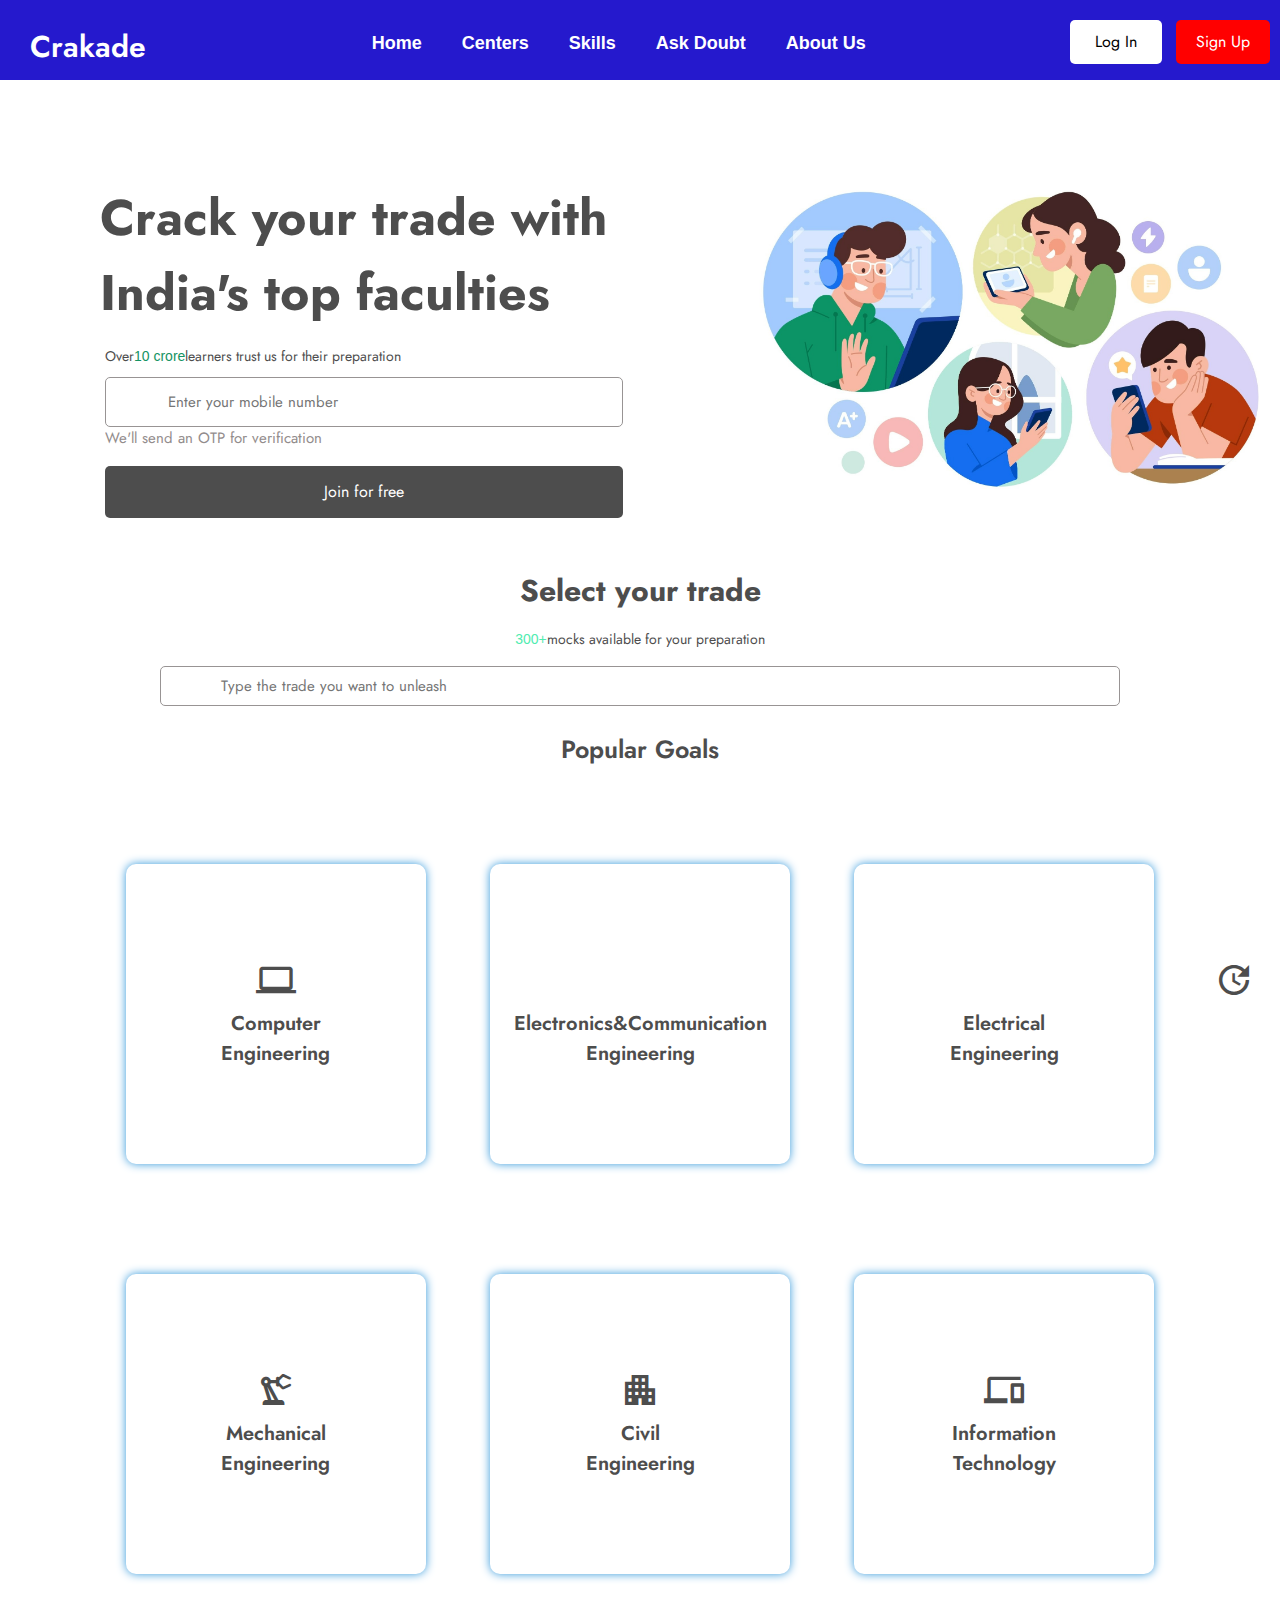
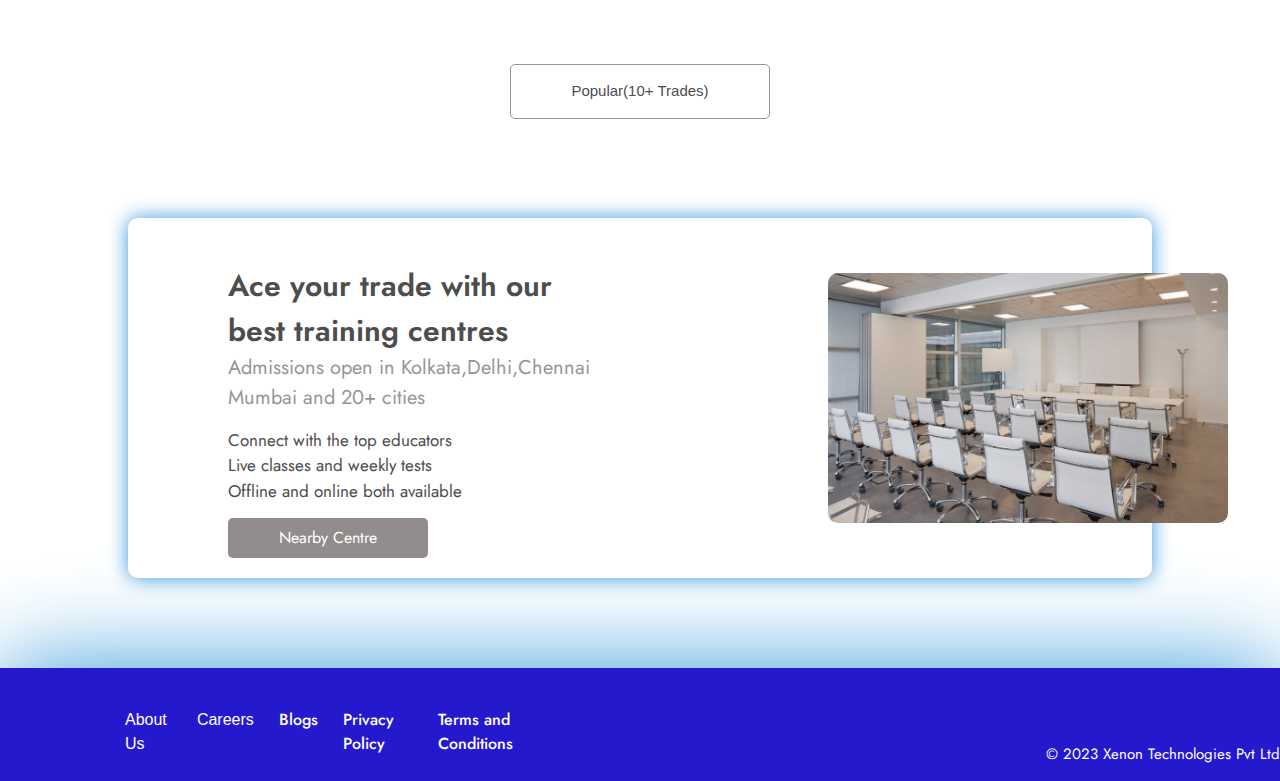
<file: index.html>
<!DOCTYPE html>
<html lang="en">

<head>
    <meta charset="UTF-8">
    <meta name="viewport" content="width=device-width, initial-scale=1.0">
    <title>Document</title>
    <link rel="stylesheet" href="assets/css/style.css">
    <link rel="stylesheet" href="assets/css/bootstrap.min.css">
    <link href="https://fonts.googleapis.com/icon?family=Material+Icons+Outlined" rel="stylesheet">
</head>

<body>
    <div class="ux-navbar">
        <nav class="ux-navid">
            <label for="logo" class="ux-logo">Crakade</label>
            <ul>
                <a href="#">
                    <li>Home</li>
                </a>
                <a href="#">
                    <li>Centers</li>
                </a>
                <a href="#">
                    <li>Skills</li>
                </a>
                <a href="#">
                    <li>Ask Doubt</li>
                </a>
                <a href="#">
                    <li>About Us</li>
                </a>
            </ul>
            <div class="ux-login_signup">
                <span id="loginStatus"></span>
            </div>
        </nav>
    </div>

    <!-- Next Part -->

    <div>
        <img class="ux-headimg" src="assets/img/home-illustration_page-0001.jpg" width="650px" height="300px" alt="">
        <pre class="ux-headline">Crack your trade with<br>India's top faculties</pre>
        <pre class="ux-tagline">Over<span>10 crore</span>learners trust us for their preparation</pre>
        <input type="text" class="ux-phone" placeholder="Enter your mobile number">
        <pre class="ux-verify">We'll send an OTP for verification</pre>
        <button class="ux-join">Join for free</button>
    </div>

    <!-- Next Part -->

    <section class="ux-body2">
        <center>
            <pre class="ux-headline2">Select your trade</pre>
            <pre class="ux-tagline2"><span>300+</span>mocks available for your preparation</pre>
            <input type="text" class="ux-search_goal" placeholder="Type the trade you want to unleash">
            <pre class="ux-goal">Popular Goals</pre>
        </center>

        <center>
            <div>
                <button class="ux-course" onclick="isLoggedInCheck()"><span
                        class="material-icons-outlined">computer</span><br>Computer<br>Engineering</button>
                <button class="ux-course" onclick="isLoggedInCheck()"><span
                        class="material-icons-outlined">tungsten</span><br>Electronics&Communication<br>Engineering</button>
                <button class="ux-course" onclick="isLoggedInCheck()"><span
                        class="material-icons-outlined">tips_and_updates</span><br>Electrical<br>Engineering</button>
            </div>

            <div>
                <button class="ux-course" onclick="isLoggedInCheck()"><span
                        class="material-icons-outlined">precision_manufacturing</span><br>Mechanical<br>Engineering</button>
                <button class="ux-course" onclick="isLoggedInCheck()"><span
                        class="material-icons-outlined">apartment</span><br>Civil<br>Engineering</button>
                <button class="ux-course" onclick="isLoggedInCheck()"><span
                        class="material-icons-outlined">devices</span><br>Information<br>Technology</button>
            </div>
        </center>
        <center>
            <p class="ux-popular"><a href="popular.html">Popular(10+ Trades)</a></p>
        </center>
    </section>

    <!-- Next Part -->

    <section class="ux-body3" style="margin-top: 250px;">
        <div class="ux-parent-container">
            <div class="ux-train">
                <img src="assets/img/train.jpg" width="400px" height="250px" alt="">
                <pre style="margin-left: 100px;">Ace your trade with our<br>best training centres</pre>
                <div class="ux-city">
                    <pre>Admissions open in Kolkata,Delhi,Chennai<br>Mumbai and 20+ cities</pre>
                </div>
                <div class="ux-points">
                    <pre>Connect with the top educators<br>Live classes and weekly tests<br>Offline and online both available</pre>
                </div>
                <button class="ux-centre">Nearby Centre</button>
            </div>
        </div>
    </section>

    <!-- Next Part -->

    <footer>
        <ul>
            <a href="#">
                <li>About Us</li>
            </a>
            <a href="#">
                <li>Careers</li>
            </a>
            <a href="#">
                <li></li>Blogs</li>
            </a>
            <a href="#">
                <li></li>Privacy Policy</li>
            </a>
            <a href="#">
                <li></li>Terms and Conditions</li>
            </a>
        </ul>
        <div class="tech">
            <pre>© 2023 Xenon Technologies Pvt Ltd</pre>
        </div>
    </footer>

    <script>

        const isLoggedIn = localStorage.getItem('isLoggedIn') === 'true';

        function updateLoginStatus() {
            const loginSignupDiv = document.querySelector('.ux-login_signup');
            const loginStatusSpan = document.querySelector('#loginStatus');

            if (isLoggedIn) {
                loginStatusSpan.innerHTML = `
                    <button class="ux-signup" onclick="logout()">Logout</button>
                `;
            } else {
                loginStatusSpan.innerHTML = `
                    <a href="login.html"><button class="ux-login">Log In</button></a>
                    <a href="signup.html"><button class="ux-signup">Sign Up</button></a>
                `; 
            }
        }

        function logout() { 
            localStorage.removeItem('isLoggedIn');
            updateLoginStatus();
            window.location.href = 'index.html'
        }

        function isLoggedInCheck() {
            if (isLoggedIn) {
                open('curriculm_topic.html');
            } else {
                alert('Login failed. Authentication unsuccessful.');
            }
        }

        updateLoginStatus();

    </script>

    <script src="https://stackpath.bootstrapcdn.com/bootstrap/4.5.2/js/bootstrap.min.js"></script>
</body>

</html>
</file>
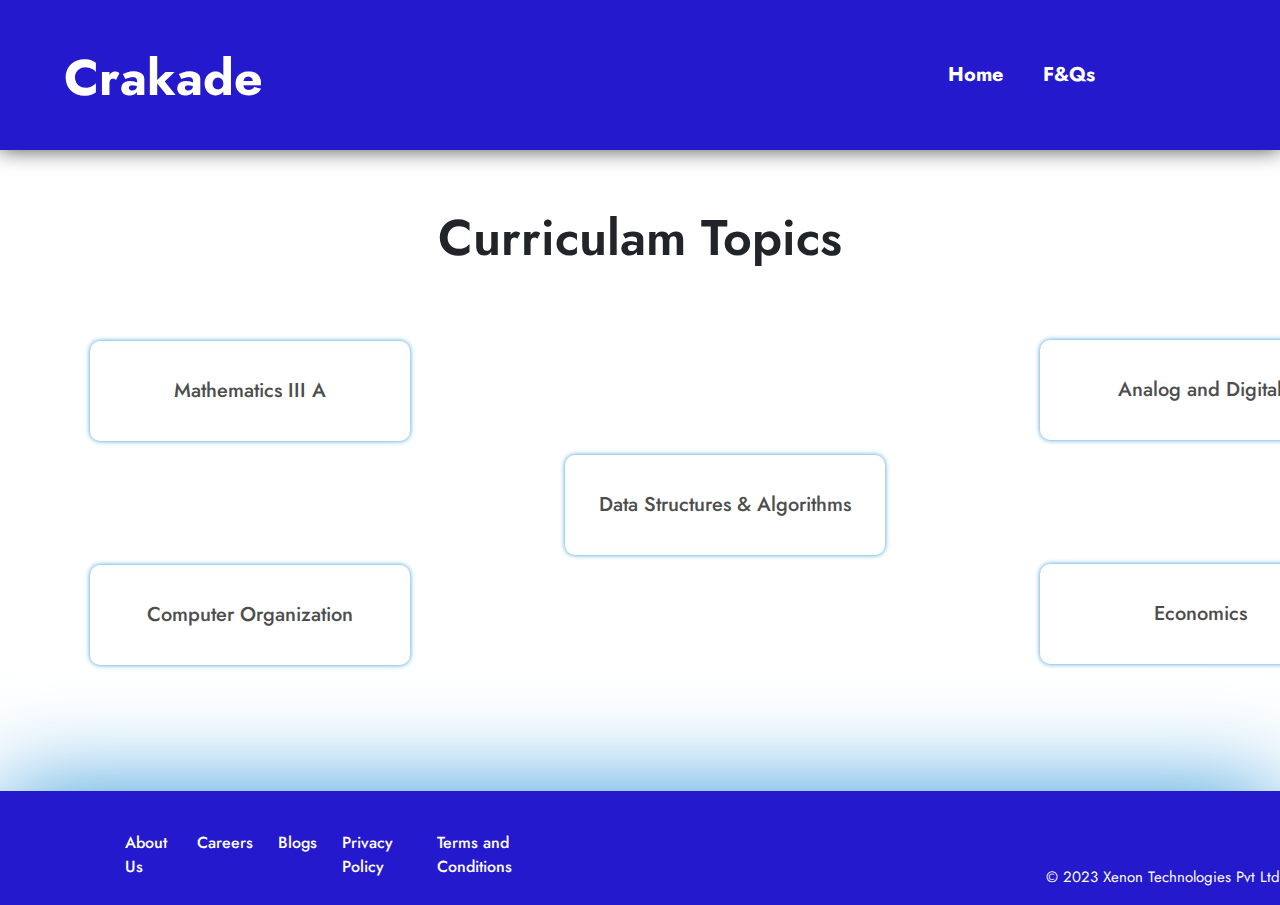
<file: curriculm_topic.html>
<!DOCTYPE html>
<html lang="en">

<head>
    <meta charset="UTF-8">
    <meta name="viewport" content="width=device-width, initial-scale=1.0">
    <title>Document</title>
    <link rel="stylesheet" href="assets/css/curriculm_topic.css">
    <link rel="stylesheet" href="https://cdn.jsdelivr.net/npm/bootstrap@5.3.1/dist/css/bootstrap.min.css">
    <link href="https://fonts.googleapis.com/icon?family=Material+Icons+Outlined" rel="stylesheet">
</head>

<body>
    <section class="ux-navbar">
        <nav class="ux-navid">
            <label for="logo" class="ux-logo">Crakade</label>
            <ul>
                <a href="index.html">
                    <li>Home</li>
                </a>
                <a href="#">
                    <li>F&Qs</li>
                </a>
            </ul>
        </nav>
    </section>

    <center>
        <div class="curriculam">
            <p>Curriculam Topics</p>
        </div>
    </center>

    <section class="body1">
        <div class="one">
            <a href="mathvid.html"><button class="subject" id="sub">Mathematics III A</button></a>
            <br>
            <a href="#"><button class="subject" id="ject">Computer Organization</button></a>
        </div>
        <div class="two">
            <a href="dsavid.html"><button class="subject" id="sub3">Data Structures & Algorithms</button></a>
        </div>
        <div class="three">
            <a href="#"><button class="subject" id="sub2">Analog and Digital</button></a>
            <br>
            <a href="#"><button class="subject" id="ject2">Economics</button></a>
        </div>
    </section>

    <footer>
        <ul>
            <a href="#">
                <li>About Us</li>
            </a>
            <a href="#">
                <li>Careers</li>
            </a>
            <a href="#">
                <li></li>Blogs</li>
            </a>
            <a href="#">
                <li></li>Privacy Policy</li>
            </a>
            <a href="#">
                <li></li>Terms and Conditions</li>
            </a>
        </ul>
        <div class="tech">
            <pre>© 2023 Xenon Technologies Pvt Ltd</pre>
        </div>
    </footer>

    <body>

</html>
</file>
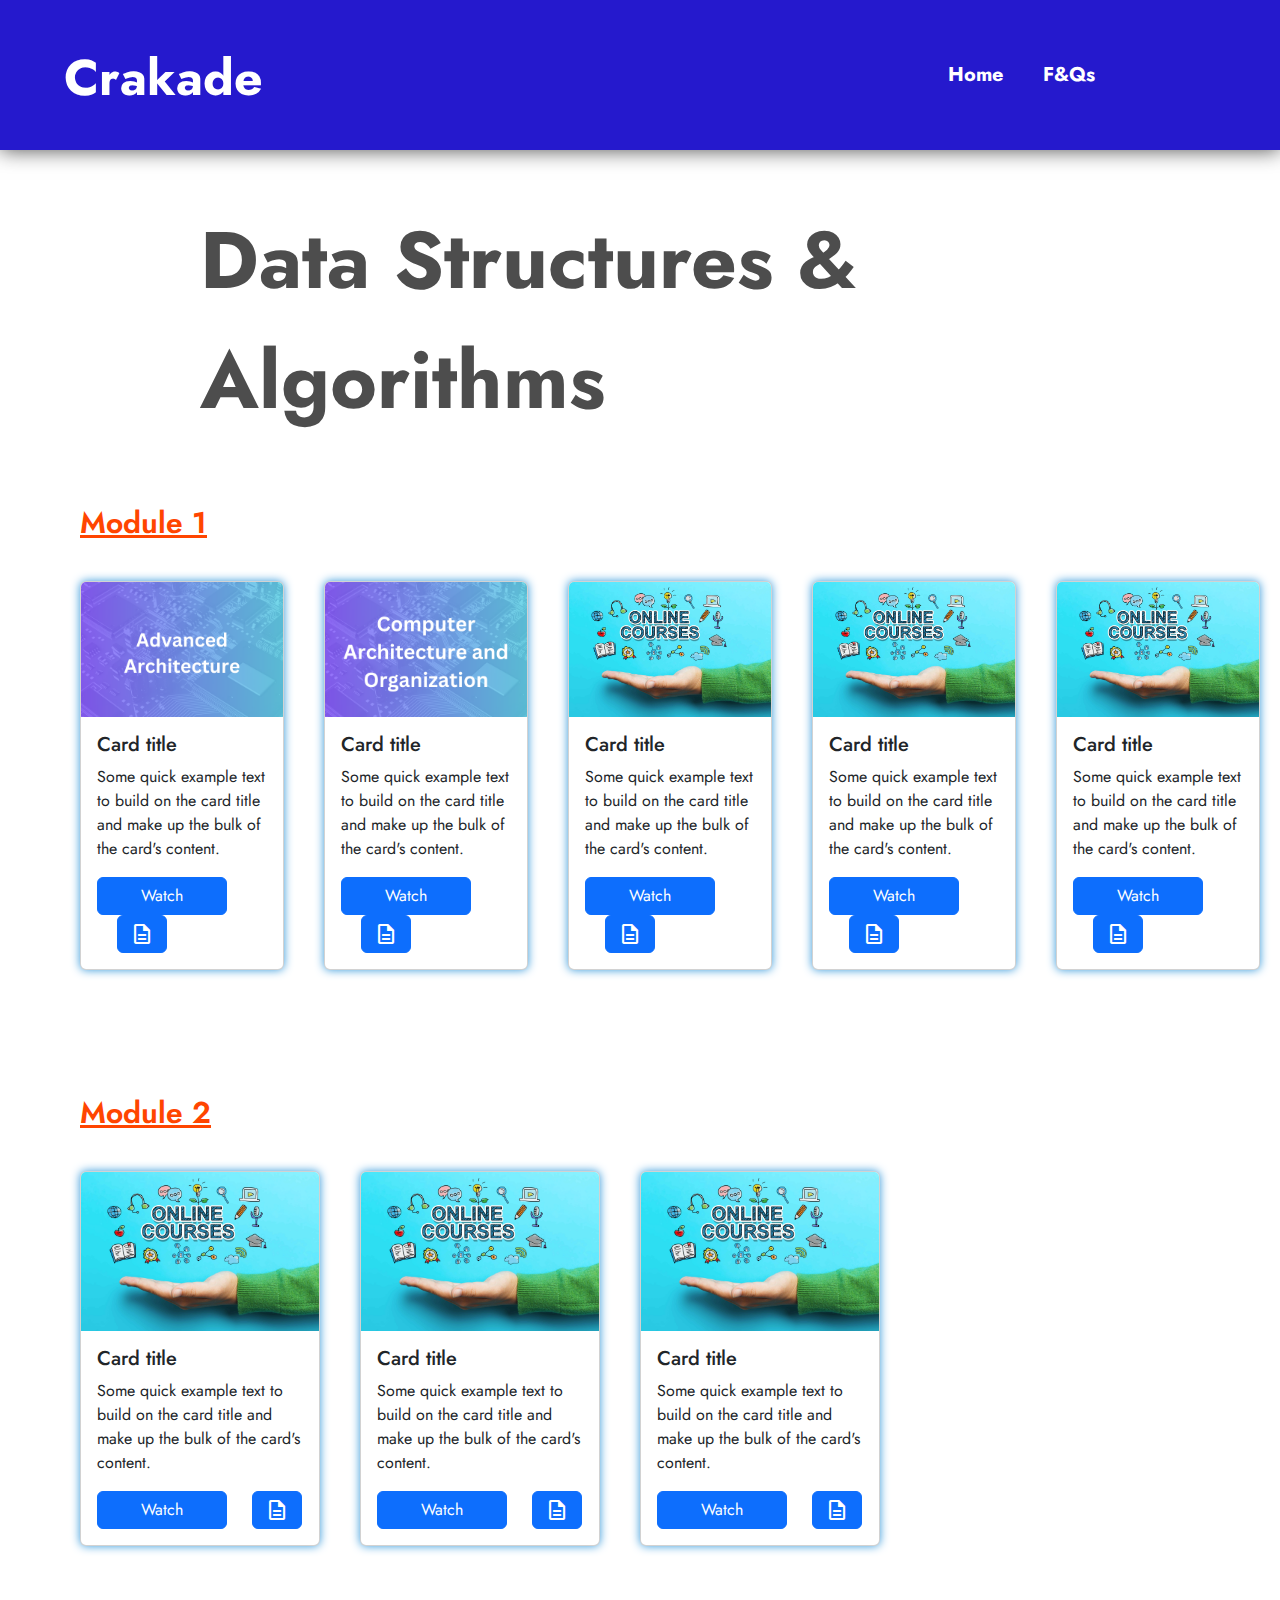
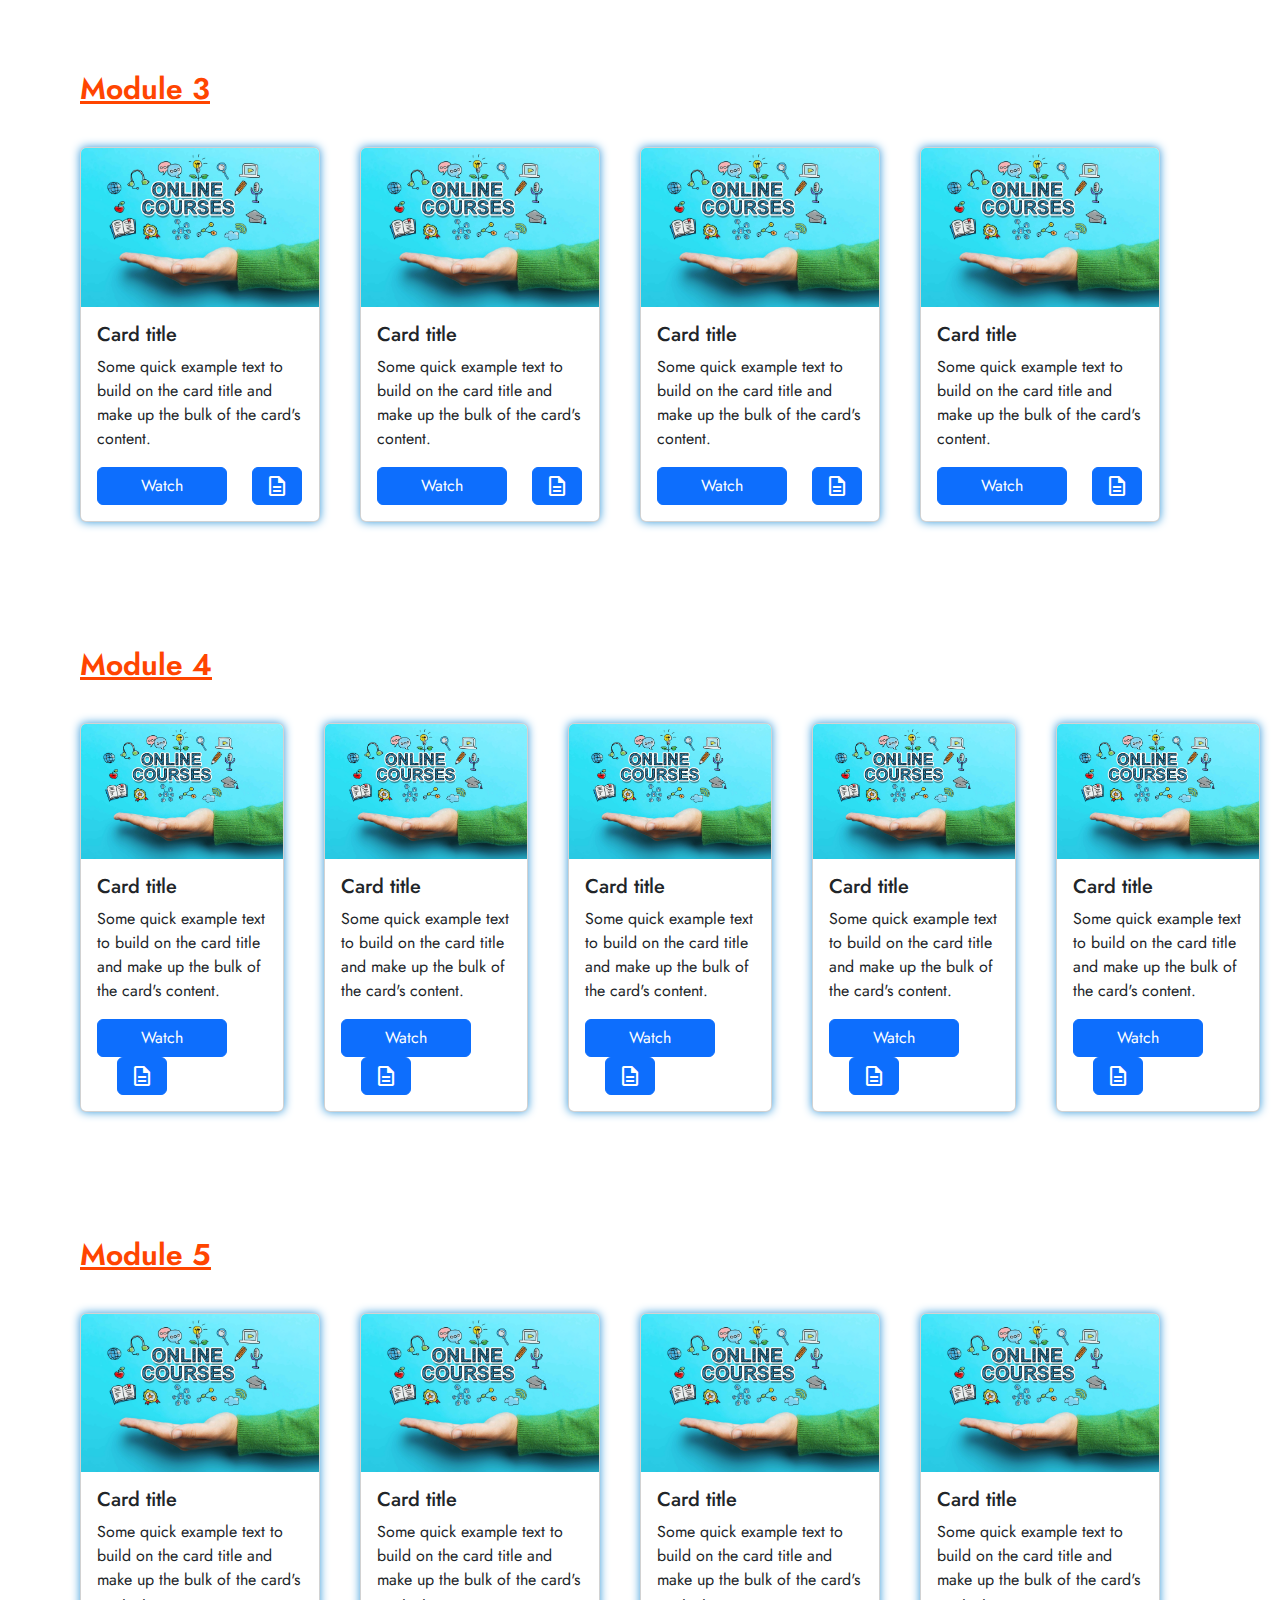
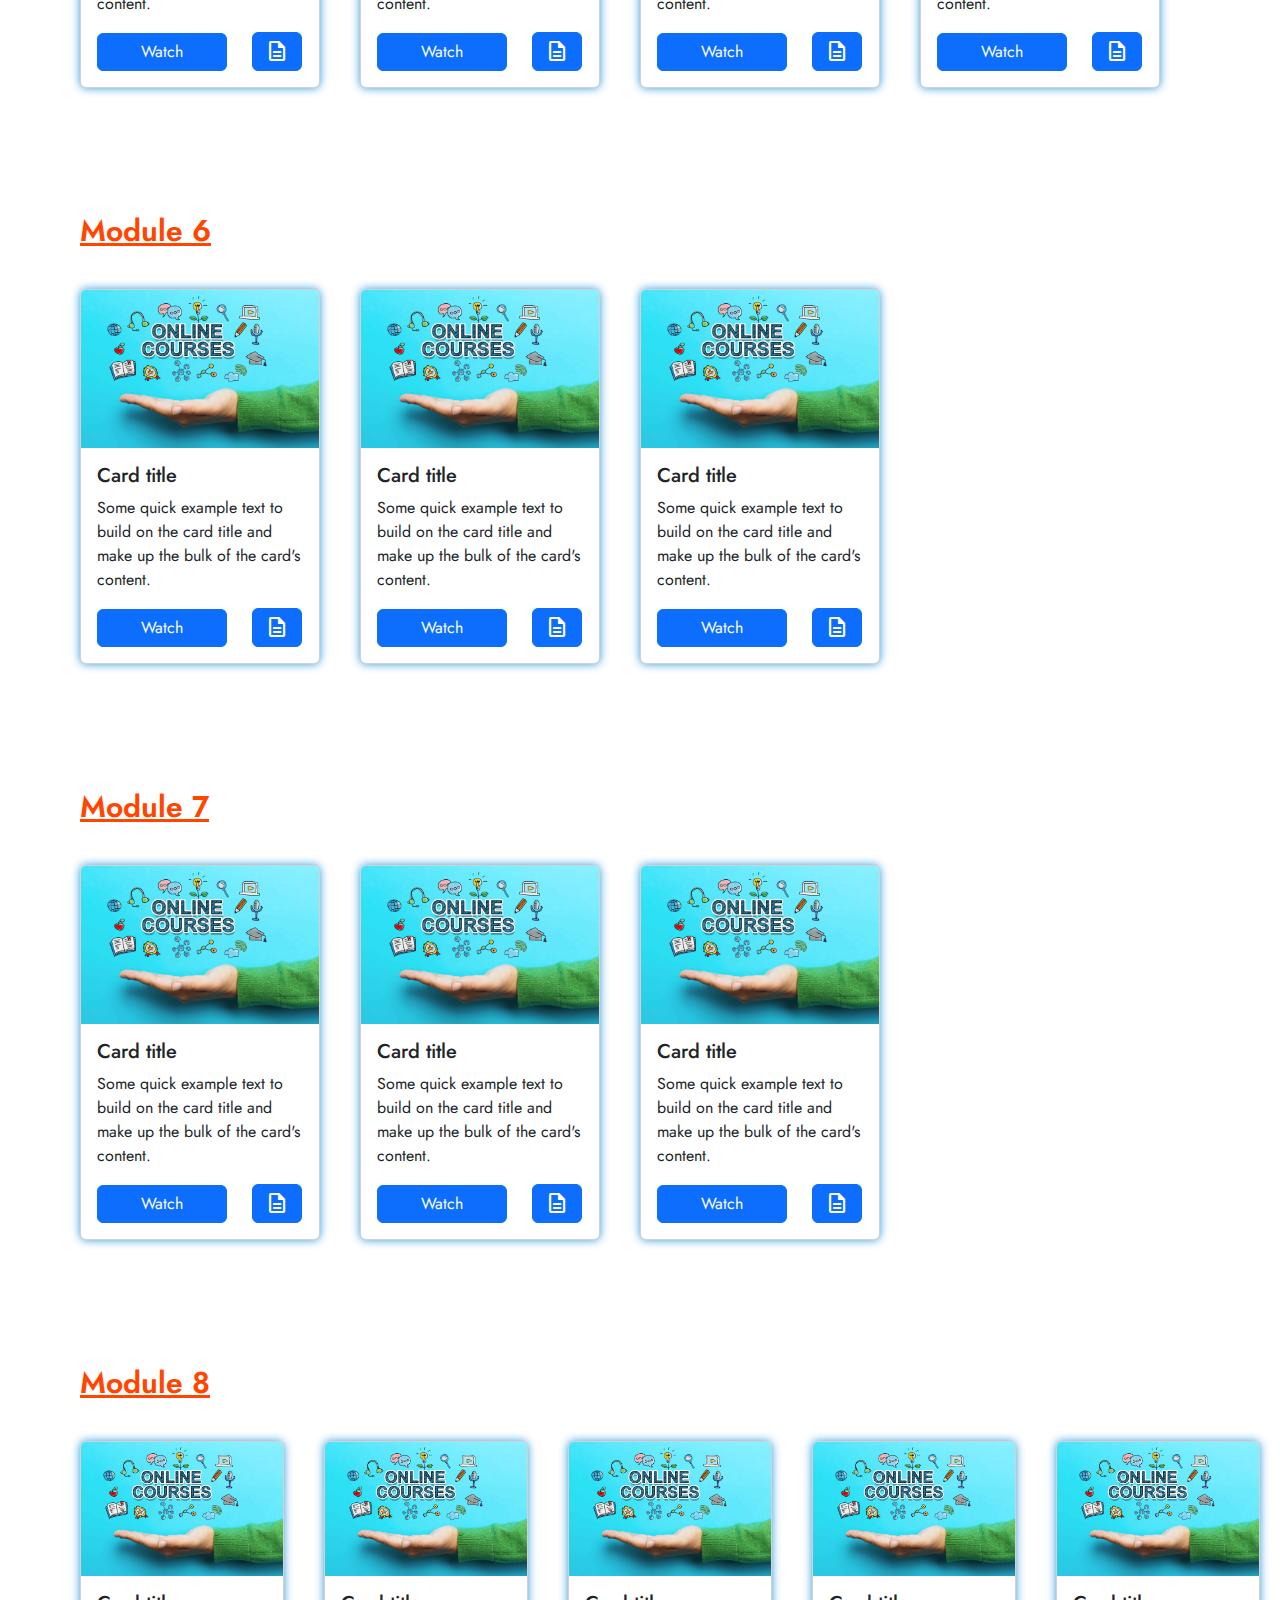
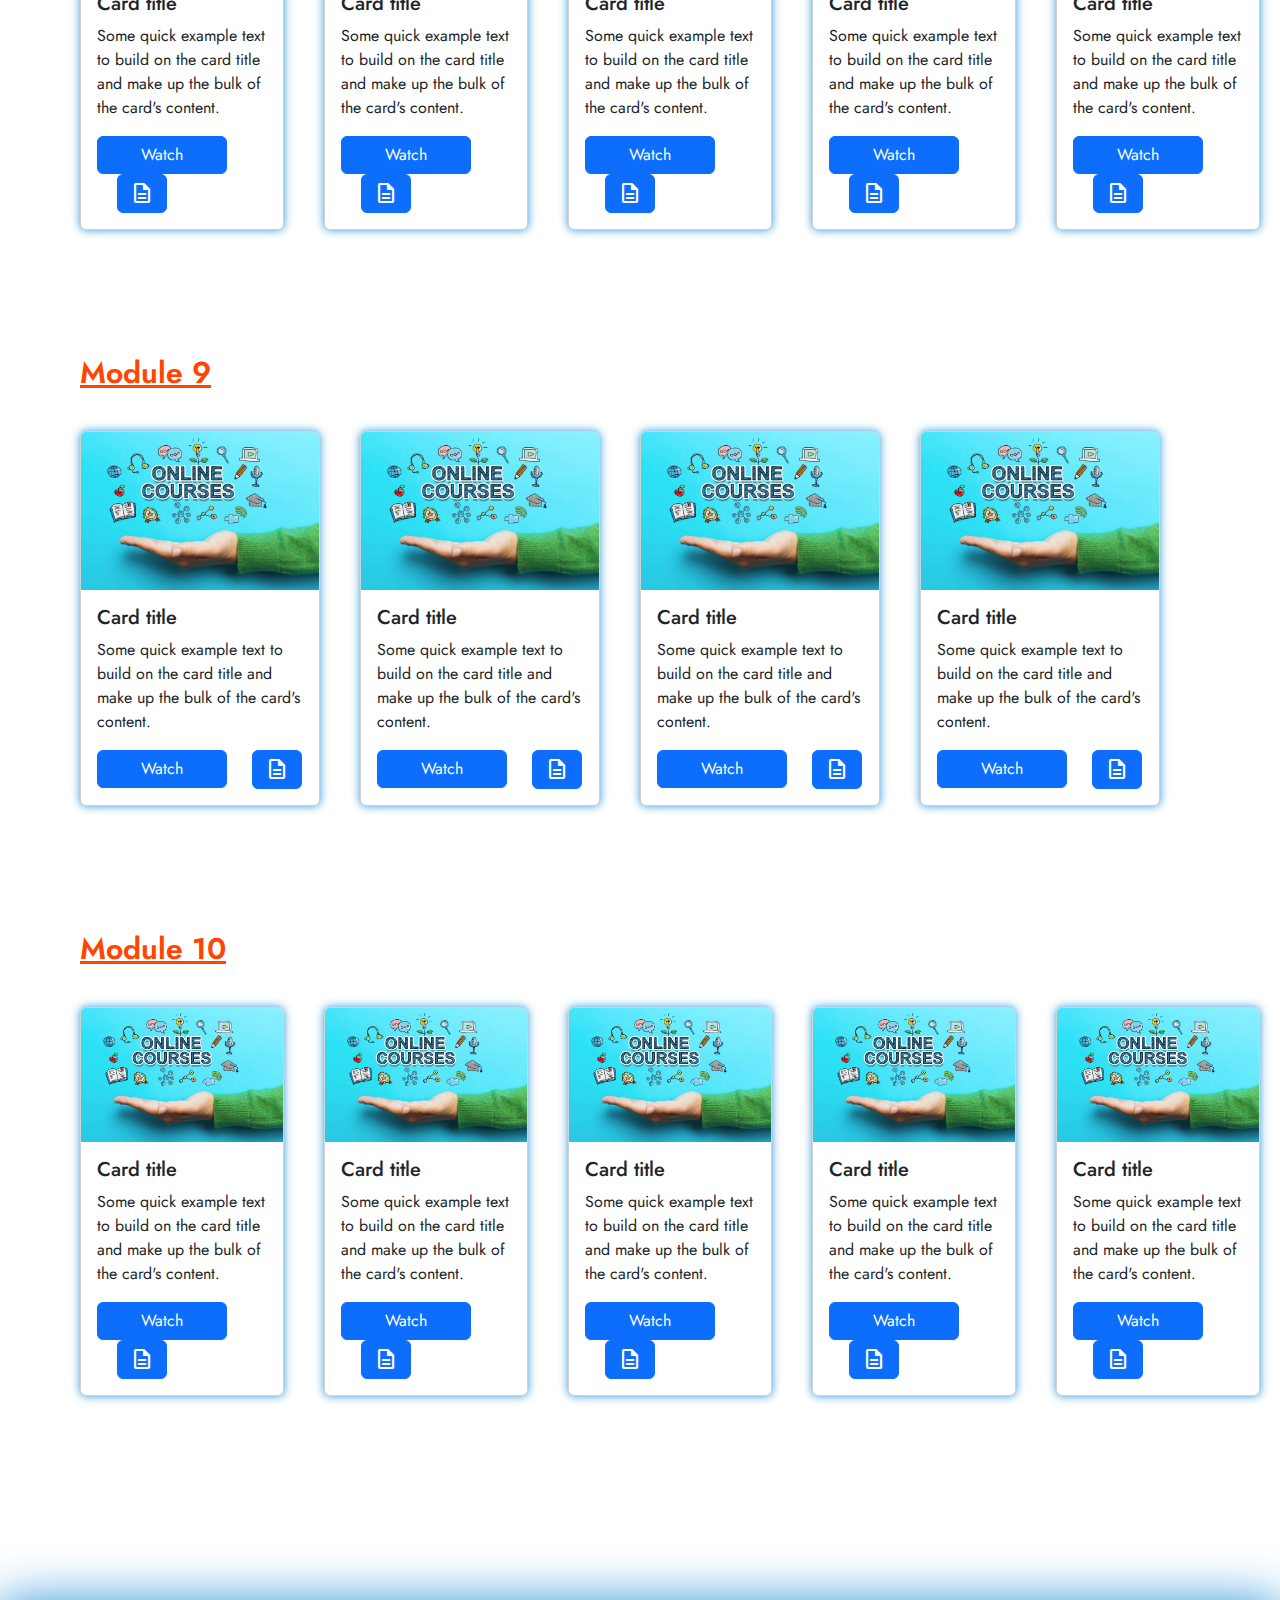
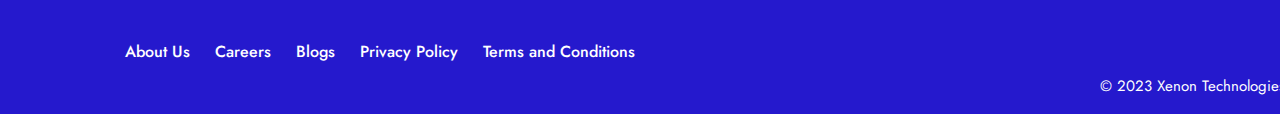
<file: dsavid.html>
<!DOCTYPE html>
<html lang="en">

<head>
  <meta charset="UTF-8">
  <meta name="viewport" content="width=device-width, initial-scale=1.0">
  <title>Document</title>
  <link rel="stylesheet" href="assets/css/dsavid.css">
  <link rel="stylesheet" href="assets/css/bootstrap.min.css">
  <link href="https://fonts.googleapis.com/icon?family=Material+Icons+Outlined" rel="stylesheet">
  <style>
    .body2 {
      height: 5900px;
    }
  </style>
</head>

<body>
  <section class="ux-navbar">
    <nav class="ux-navid">
      <label for="logo" class="ux-logo">Crakade</label>
      <ul>
        <a href="index.html">
          <li>Home</li>
        </a>
        <a href="#">
          <li>F&Qs</li>
        </a>
      </ul>
    </nav>
  </section>

  <!--Next Part-->
  <div class="topic">
    <p>Data Structures & Algorithms</p>
  </div>

  <!--Next Part-->
  <section class="body2">
    <div class="module">
      <p>Module 1</p>
    </div>
    <div class="cardholder">
      <div class="card" style="width: 15rem;">
        <img src="assets/img/Representation and Arithmetic in Computer (2).png" class="card-img-top" alt="...">
        <div class="card-body">
          <h5 class="card-title">Card title</h5>
          <p class="card-text">Some quick example text to build on the card title and make up the bulk of the card's
            content.</p>
          <a href="#" class="btn btn-primary" style="width: 130px;">Watch</a>
          <a href="#" class="btn btn-primary" style="width: 50px; margin-left: 20px;font-size: 0.2px;"><span
              class="material-icons-outlined">description</span></a>
        </div>
      </div>
      <div class="card" style="width: 15rem;">
        <img src="assets/img/Computer Architecture and Organization.png" class="card-img-top" alt="...">
        <div class="card-body">
          <h5 class="card-title">Card title</h5>
          <p class="card-text">Some quick example text to build on the card title and make up the bulk of the card's
            content.</p>
          <a href="#" class="btn btn-primary" style="width: 130px;">Watch</a>
          <a href="#" class="btn btn-primary" style="width: 50px; margin-left: 20px;font-size: 0.2px;"><span
              class="material-icons-outlined">description</span></a>
        </div>
      </div>
      <div class="card" style="width: 15rem;">
        <img src="assets/img/card.jpg" class="card-img-top" alt="...">
        <div class="card-body">
          <h5 class="card-title">Card title</h5>
          <p class="card-text">Some quick example text to build on the card title and make up the bulk of the card's
            content.</p>
          <a href="#" class="btn btn-primary" style="width: 130px;">Watch</a>
          <a href="#" class="btn btn-primary" style="width: 50px; margin-left: 20px;font-size: 0.2px;"><span
              class="material-icons-outlined">description</span></a>
        </div>
      </div>
      <div class="card" style="width: 15rem;">
        <img src="assets/img/card.jpg" class="card-img-top" alt="...">
        <div class="card-body">
          <h5 class="card-title">Card title</h5>
          <p class="card-text">Some quick example text to build on the card title and make up the bulk of the card's
            content.</p>
          <a href="#" class="btn btn-primary" style="width: 130px;">Watch</a>
          <a href="#" class="btn btn-primary" style="width: 50px; margin-left: 20px;font-size: 0.2px;"><span
              class="material-icons-outlined">description</span></a>
        </div>
      </div>
      <div class="card" style="width: 15rem;">
        <img src="assets/img/card.jpg" class="card-img-top" alt="...">
        <div class="card-body">
          <h5 class="card-title">Card title</h5>
          <p class="card-text">Some quick example text to build on the card title and make up the bulk of the card's
            content.</p>
          <a href="#" class="btn btn-primary" style="width: 130px;">Watch</a>
          <a href="#" class="btn btn-primary" style="width: 50px; margin-left: 20px;font-size: 0.2px;"><span
              class="material-icons-outlined">description</span></a>
        </div>
      </div>
    </div>

    <div class="module">
      <p>Module 2</p>
    </div>
    <div class="cardholder">
      <div class="card" style="width: 15rem;">
        <img src="assets/img/card.jpg" class="card-img-top" alt="...">
        <div class="card-body">
          <h5 class="card-title">Card title</h5>
          <p class="card-text">Some quick example text to build on the card title and make up the bulk of the card's
            content.</p>
          <a href="#" class="btn btn-primary" style="width: 130px;">Watch</a>
          <a href="#" class="btn btn-primary" style="width: 50px; margin-left: 20px;font-size: 0.2px;"><span
              class="material-icons-outlined">description</span></a>
        </div>
      </div>
      <div class="card" style="width: 15rem;">
        <img src="assets/img/card.jpg" class="card-img-top" alt="...">
        <div class="card-body">
          <h5 class="card-title">Card title</h5>
          <p class="card-text">Some quick example text to build on the card title and make up the bulk of the card's
            content.</p>
          <a href="#" class="btn btn-primary" style="width: 130px;">Watch</a>
          <a href="#" class="btn btn-primary" style="width: 50px; margin-left: 20px;font-size: 0.2px;"><span
              class="material-icons-outlined">description</span></a>
        </div>
      </div>
      <div class="card" style="width: 15rem;">
        <img src="assets/img/card.jpg" class="card-img-top" alt="...">
        <div class="card-body">
          <h5 class="card-title">Card title</h5>
          <p class="card-text">Some quick example text to build on the card title and make up the bulk of the card's
            content.</p>
          <a href="#" class="btn btn-primary" style="width: 130px;">Watch</a>
          <a href="#" class="btn btn-primary" style="width: 50px; margin-left: 20px;font-size: 0.2px;"><span
              class="material-icons-outlined">description</span></a>
        </div>
      </div>
    </div>

    <div class="module">
      <p>Module 3</p>
    </div>
    <div class="cardholder">
      <div class="card" style="width: 15rem;">
        <img src="assets/img/card.jpg" class="card-img-top" alt="...">
        <div class="card-body">
          <h5 class="card-title">Card title</h5>
          <p class="card-text">Some quick example text to build on the card title and make up the bulk of the card's
            content.</p>
          <a href="#" class="btn btn-primary" style="width: 130px;">Watch</a>
          <a href="#" class="btn btn-primary" style="width: 50px; margin-left: 20px;font-size: 0.2px;"><span
              class="material-icons-outlined">description</span></a>
        </div>
      </div>
      <div class="card" style="width: 15rem;">
        <img src="assets/img/card.jpg" class="card-img-top" alt="...">
        <div class="card-body">
          <h5 class="card-title">Card title</h5>
          <p class="card-text">Some quick example text to build on the card title and make up the bulk of the card's
            content.</p>
          <a href="#" class="btn btn-primary" style="width: 130px;">Watch</a>
          <a href="#" class="btn btn-primary" style="width: 50px; margin-left: 20px;font-size: 0.2px;"><span
              class="material-icons-outlined">description</span></a>
        </div>
      </div>
      <div class="card" style="width: 15rem;">
        <img src="assets/img/card.jpg" class="card-img-top" alt="...">
        <div class="card-body">
          <h5 class="card-title">Card title</h5>
          <p class="card-text">Some quick example text to build on the card title and make up the bulk of the card's
            content.</p>
          <a href="#" class="btn btn-primary" style="width: 130px;">Watch</a>
          <a href="#" class="btn btn-primary" style="width: 50px; margin-left: 20px;font-size: 0.2px;"><span
              class="material-icons-outlined">description</span></a>
        </div>
      </div>
      <div class="card" style="width: 15rem;">
        <img src="assets/img/card.jpg" class="card-img-top" alt="...">
        <div class="card-body">
          <h5 class="card-title">Card title</h5>
          <p class="card-text">Some quick example text to build on the card title and make up the bulk of the card's
            content.</p>
          <a href="#" class="btn btn-primary" style="width: 130px;">Watch</a>
          <a href="#" class="btn btn-primary" style="width: 50px; margin-left: 20px;font-size: 0.2px;"><span
              class="material-icons-outlined">description</span></a>
        </div>
      </div>
    </div>

    <div class="module">
      <p>Module 4</p>
    </div>
    <div class="cardholder">
      <div class="card" style="width: 15rem;">
        <img src="assets/img/card.jpg" class="card-img-top" alt="...">
        <div class="card-body">
          <h5 class="card-title">Card title</h5>
          <p class="card-text">Some quick example text to build on the card title and make up the bulk of the card's
            content.</p>
          <a href="#" class="btn btn-primary" style="width: 130px;">Watch</a>
          <a href="#" class="btn btn-primary" style="width: 50px; margin-left: 20px;font-size: 0.2px;"><span
              class="material-icons-outlined">description</span></a>
        </div>
      </div>
      <div class="card" style="width: 15rem;">
        <img src="assets/img/card.jpg" class="card-img-top" alt="...">
        <div class="card-body">
          <h5 class="card-title">Card title</h5>
          <p class="card-text">Some quick example text to build on the card title and make up the bulk of the card's
            content.</p>
          <a href="#" class="btn btn-primary" style="width: 130px;">Watch</a>
          <a href="#" class="btn btn-primary" style="width: 50px; margin-left: 20px;font-size: 0.2px;"><span
              class="material-icons-outlined">description</span></a>
        </div>
      </div>
      <div class="card" style="width: 15rem;">
        <img src="assets/img/card.jpg" class="card-img-top" alt="...">
        <div class="card-body">
          <h5 class="card-title">Card title</h5>
          <p class="card-text">Some quick example text to build on the card title and make up the bulk of the card's
            content.</p>
          <a href="#" class="btn btn-primary" style="width: 130px;">Watch</a>
          <a href="#" class="btn btn-primary" style="width: 50px; margin-left: 20px;font-size: 0.2px;"><span
              class="material-icons-outlined">description</span></a>
        </div>
      </div>
      <div class="card" style="width: 15rem;">
        <img src="assets/img/card.jpg" class="card-img-top" alt="...">
        <div class="card-body">
          <h5 class="card-title">Card title</h5>
          <p class="card-text">Some quick example text to build on the card title and make up the bulk of the card's
            content.</p>
          <a href="#" class="btn btn-primary" style="width: 130px;">Watch</a>
          <a href="#" class="btn btn-primary" style="width: 50px; margin-left: 20px;font-size: 0.2px;"><span
              class="material-icons-outlined">description</span></a>
        </div>
      </div>
      <div class="card" style="width: 15rem;">
        <img src="assets/img/card.jpg" class="card-img-top" alt="...">
        <div class="card-body">
          <h5 class="card-title">Card title</h5>
          <p class="card-text">Some quick example text to build on the card title and make up the bulk of the card's
            content.</p>
          <a href="#" class="btn btn-primary" style="width: 130px;">Watch</a>
          <a href="#" class="btn btn-primary" style="width: 50px; margin-left: 20px;font-size: 0.2px;"><span
              class="material-icons-outlined">description</span></a>
        </div>
      </div>
    </div>

    <div class="module">
      <p>Module 5</p>
    </div>
    <div class="cardholder">
      <div class="card" style="width: 15rem;">
        <img src="assets/img/card.jpg" class="card-img-top" alt="...">
        <div class="card-body">
          <h5 class="card-title">Card title</h5>
          <p class="card-text">Some quick example text to build on the card title and make up the bulk of the card's
            content.</p>
          <a href="#" class="btn btn-primary" style="width: 130px;">Watch</a>
          <a href="#" class="btn btn-primary" style="width: 50px; margin-left: 20px;font-size: 0.2px;"><span
              class="material-icons-outlined">description</span></a>
        </div>
      </div>
      <div class="card" style="width: 15rem;">
        <img src="assets/img/card.jpg" class="card-img-top" alt="...">
        <div class="card-body">
          <h5 class="card-title">Card title</h5>
          <p class="card-text">Some quick example text to build on the card title and make up the bulk of the card's
            content.</p>
          <a href="#" class="btn btn-primary" style="width: 130px;">Watch</a>
          <a href="#" class="btn btn-primary" style="width: 50px; margin-left: 20px;font-size: 0.2px;"><span
              class="material-icons-outlined">description</span></a>
        </div>
      </div>
      <div class="card" style="width: 15rem;">
        <img src="assets/img/card.jpg" class="card-img-top" alt="...">
        <div class="card-body">
          <h5 class="card-title">Card title</h5>
          <p class="card-text">Some quick example text to build on the card title and make up the bulk of the card's
            content.</p>
          <a href="#" class="btn btn-primary" style="width: 130px;">Watch</a>
          <a href="#" class="btn btn-primary" style="width: 50px; margin-left: 20px;font-size: 0.2px;"><span
              class="material-icons-outlined">description</span></a>
        </div>
      </div>
      <div class="card" style="width: 15rem;">
        <img src="assets/img/card.jpg" class="card-img-top" alt="...">
        <div class="card-body">
          <h5 class="card-title">Card title</h5>
          <p class="card-text">Some quick example text to build on the card title and make up the bulk of the card's
            content.</p>
          <a href="#" class="btn btn-primary" style="width: 130px;">Watch</a>
          <a href="#" class="btn btn-primary" style="width: 50px; margin-left: 20px;font-size: 0.2px;"><span
              class="material-icons-outlined">description</span></a>
        </div>
      </div>
    </div>

    <div class="module">
      <p>Module 6</p>
    </div>
    <div class="cardholder">
      <div class="card" style="width: 15rem;">
        <img src="assets/img/card.jpg" class="card-img-top" alt="...">
        <div class="card-body">
          <h5 class="card-title">Card title</h5>
          <p class="card-text">Some quick example text to build on the card title and make up the bulk of the card's
            content.</p>
          <a href="#" class="btn btn-primary" style="width: 130px;">Watch</a>
          <a href="#" class="btn btn-primary" style="width: 50px; margin-left: 20px;font-size: 0.2px;"><span
              class="material-icons-outlined">description</span></a>
        </div>
      </div>
      <div class="card" style="width: 15rem;">
        <img src="assets/img/card.jpg" class="card-img-top" alt="...">
        <div class="card-body">
          <h5 class="card-title">Card title</h5>
          <p class="card-text">Some quick example text to build on the card title and make up the bulk of the card's
            content.</p>
          <a href="#" class="btn btn-primary" style="width: 130px;">Watch</a>
          <a href="#" class="btn btn-primary" style="width: 50px; margin-left: 20px;font-size: 0.2px;"><span
              class="material-icons-outlined">description</span></a>
        </div>
      </div>
      <div class="card" style="width: 15rem;">
        <img src="assets/img/card.jpg" class="card-img-top" alt="...">
        <div class="card-body">
          <h5 class="card-title">Card title</h5>
          <p class="card-text">Some quick example text to build on the card title and make up the bulk of the card's
            content.</p>
          <a href="#" class="btn btn-primary" style="width: 130px;">Watch</a>
          <a href="#" class="btn btn-primary" style="width: 50px; margin-left: 20px;font-size: 0.2px;"><span
              class="material-icons-outlined">description</span></a>
        </div>
      </div>
    </div>

    <div class="module">
      <p>Module 7</p>
    </div>
    <div class="cardholder">
      <div class="card" style="width: 15rem;">
        <img src="assets/img/card.jpg" class="card-img-top" alt="...">
        <div class="card-body">
          <h5 class="card-title">Card title</h5>
          <p class="card-text">Some quick example text to build on the card title and make up the bulk of the card's
            content.</p>
          <a href="#" class="btn btn-primary" style="width: 130px;">Watch</a>
          <a href="#" class="btn btn-primary" style="width: 50px; margin-left: 20px;font-size: 0.2px;"><span
              class="material-icons-outlined">description</span></a>
        </div>
      </div>
      <div class="card" style="width: 15rem;">
        <img src="assets/img/card.jpg" class="card-img-top" alt="...">
        <div class="card-body">
          <h5 class="card-title">Card title</h5>
          <p class="card-text">Some quick example text to build on the card title and make up the bulk of the card's
            content.</p>
          <a href="#" class="btn btn-primary" style="width: 130px;">Watch</a>
          <a href="#" class="btn btn-primary" style="width: 50px; margin-left: 20px;font-size: 0.2px;"><span
              class="material-icons-outlined">description</span></a>
        </div>
      </div>
      <div class="card" style="width: 15rem;">
        <img src="assets/img/card.jpg" class="card-img-top" alt="...">
        <div class="card-body">
          <h5 class="card-title">Card title</h5>
          <p class="card-text">Some quick example text to build on the card title and make up the bulk of the card's
            content.</p>
          <a href="#" class="btn btn-primary" style="width: 130px;">Watch</a>
          <a href="#" class="btn btn-primary" style="width: 50px; margin-left: 20px;font-size: 0.2px;"><span
              class="material-icons-outlined">description</span></a>
        </div>
      </div>
    </div>

    <div class="module">
      <p>Module 8</p>
    </div>
    <div class="cardholder">
      <div class="card" style="width: 15rem;">
        <img src="assets/img/card.jpg" class="card-img-top" alt="...">
        <div class="card-body">
          <h5 class="card-title">Card title</h5>
          <p class="card-text">Some quick example text to build on the card title and make up the bulk of the card's
            content.</p>
          <a href="#" class="btn btn-primary" style="width: 130px;">Watch</a>
          <a href="#" class="btn btn-primary" style="width: 50px; margin-left: 20px;font-size: 0.2px;"><span
              class="material-icons-outlined">description</span></a>
        </div>
      </div>
      <div class="card" style="width: 15rem;">
        <img src="assets/img/card.jpg" class="card-img-top" alt="...">
        <div class="card-body">
          <h5 class="card-title">Card title</h5>
          <p class="card-text">Some quick example text to build on the card title and make up the bulk of the card's
            content.</p>
          <a href="#" class="btn btn-primary" style="width: 130px;">Watch</a>
          <a href="#" class="btn btn-primary" style="width: 50px; margin-left: 20px;font-size: 0.2px;"><span
              class="material-icons-outlined">description</span></a>
        </div>
      </div>
      <div class="card" style="width: 15rem;">
        <img src="assets/img/card.jpg" class="card-img-top" alt="...">
        <div class="card-body">
          <h5 class="card-title">Card title</h5>
          <p class="card-text">Some quick example text to build on the card title and make up the bulk of the card's
            content.</p>
          <a href="#" class="btn btn-primary" style="width: 130px;">Watch</a>
          <a href="#" class="btn btn-primary" style="width: 50px; margin-left: 20px;font-size: 0.2px;"><span
              class="material-icons-outlined">description</span></a>
        </div>
      </div>
      <div class="card" style="width: 15rem;">
        <img src="assets/img/card.jpg" class="card-img-top" alt="...">
        <div class="card-body">
          <h5 class="card-title">Card title</h5>
          <p class="card-text">Some quick example text to build on the card title and make up the bulk of the card's
            content.</p>
          <a href="#" class="btn btn-primary" style="width: 130px;">Watch</a>
          <a href="#" class="btn btn-primary" style="width: 50px; margin-left: 20px;font-size: 0.2px;"><span
              class="material-icons-outlined">description</span></a>
        </div>
      </div>
      <div class="card" style="width: 15rem;">
        <img src="assets/img/card.jpg" class="card-img-top" alt="...">
        <div class="card-body">
          <h5 class="card-title">Card title</h5>
          <p class="card-text">Some quick example text to build on the card title and make up the bulk of the card's
            content.</p>
          <a href="#" class="btn btn-primary" style="width: 130px;">Watch</a>
          <a href="#" class="btn btn-primary" style="width: 50px; margin-left: 20px;font-size: 0.2px;"><span
              class="material-icons-outlined">description</span></a>
        </div>
      </div>
    </div>

    <div class="module">
      <p>Module 9</p>
    </div>
    <div class="cardholder">
      <div class="card" style="width: 15rem;">
        <img src="assets/img/card.jpg" class="card-img-top" alt="...">
        <div class="card-body">
          <h5 class="card-title">Card title</h5>
          <p class="card-text">Some quick example text to build on the card title and make up the bulk of the card's
            content.</p>
          <a href="#" class="btn btn-primary" style="width: 130px;">Watch</a>
          <a href="#" class="btn btn-primary" style="width: 50px; margin-left: 20px;font-size: 0.2px;"><span
              class="material-icons-outlined">description</span></a>
        </div>
      </div>
      <div class="card" style="width: 15rem;">
        <img src="assets/img/card.jpg" class="card-img-top" alt="...">
        <div class="card-body">
          <h5 class="card-title">Card title</h5>
          <p class="card-text">Some quick example text to build on the card title and make up the bulk of the card's
            content.</p>
          <a href="#" class="btn btn-primary" style="width: 130px;">Watch</a>
          <a href="#" class="btn btn-primary" style="width: 50px; margin-left: 20px;font-size: 0.2px;"><span
              class="material-icons-outlined">description</span></a>
        </div>
      </div>
      <div class="card" style="width: 15rem;">
        <img src="assets/img/card.jpg" class="card-img-top" alt="...">
        <div class="card-body">
          <h5 class="card-title">Card title</h5>
          <p class="card-text">Some quick example text to build on the card title and make up the bulk of the card's
            content.</p>
          <a href="#" class="btn btn-primary" style="width: 130px;">Watch</a>
          <a href="#" class="btn btn-primary" style="width: 50px; margin-left: 20px;font-size: 0.2px;"><span
              class="material-icons-outlined">description</span></a>
        </div>
      </div>
      <div class="card" style="width: 15rem;">
        <img src="assets/img/card.jpg" class="card-img-top" alt="...">
        <div class="card-body">
          <h5 class="card-title">Card title</h5>
          <p class="card-text">Some quick example text to build on the card title and make up the bulk of the card's
            content.</p>
          <a href="#" class="btn btn-primary" style="width: 130px;">Watch</a>
          <a href="#" class="btn btn-primary" style="width: 50px; margin-left: 20px;font-size: 0.2px;"><span
              class="material-icons-outlined">description</span></a>
        </div>
      </div>
    </div>

    <div class="module">
      <p>Module 10</p>
    </div>
    <div class="cardholder">
      <div class="card" style="width: 15rem;">
        <img src="assets/img/card.jpg" class="card-img-top" alt="...">
        <div class="card-body">
          <h5 class="card-title">Card title</h5>
          <p class="card-text">Some quick example text to build on the card title and make up the bulk of the card's
            content.</p>
          <a href="#" class="btn btn-primary" style="width: 130px;">Watch</a>
          <a href="#" class="btn btn-primary" style="width: 50px; margin-left: 20px;font-size: 0.2px;"><span
              class="material-icons-outlined">description</span></a>
        </div>
      </div>
      <div class="card" style="width: 15rem;">
        <img src="assets/img/card.jpg" class="card-img-top" alt="...">
        <div class="card-body">
          <h5 class="card-title">Card title</h5>
          <p class="card-text">Some quick example text to build on the card title and make up the bulk of the card's
            content.</p>
          <a href="#" class="btn btn-primary" style="width: 130px;">Watch</a>
          <a href="#" class="btn btn-primary" style="width: 50px; margin-left: 20px;font-size: 0.2px;"><span
              class="material-icons-outlined">description</span></a>
        </div>
      </div>
      <div class="card" style="width: 15rem;">
        <img src="assets/img/card.jpg" class="card-img-top" alt="...">
        <div class="card-body">
          <h5 class="card-title">Card title</h5>
          <p class="card-text">Some quick example text to build on the card title and make up the bulk of the card's
            content.</p>
          <a href="#" class="btn btn-primary" style="width: 130px;">Watch</a>
          <a href="#" class="btn btn-primary" style="width: 50px; margin-left: 20px;font-size: 0.2px;"><span
              class="material-icons-outlined">description</span></a>
        </div>
      </div>
      <div class="card" style="width: 15rem;">
        <img src="assets/img/card.jpg" class="card-img-top" alt="...">
        <div class="card-body">
          <h5 class="card-title">Card title</h5>
          <p class="card-text">Some quick example text to build on the card title and make up the bulk of the card's
            content.</p>
          <a href="#" class="btn btn-primary" style="width: 130px;">Watch</a>
          <a href="#" class="btn btn-primary" style="width: 50px; margin-left: 20px;font-size: 0.2px;"><span
              class="material-icons-outlined">description</span></a>
        </div>
      </div>
      <div class="card" style="width: 15rem;">
        <img src="assets/img/card.jpg" class="card-img-top" alt="...">
        <div class="card-body">
          <h5 class="card-title">Card title</h5>
          <p class="card-text">Some quick example text to build on the card title and make up the bulk of the card's
            content.</p>
          <a href="#" class="btn btn-primary" style="width: 130px;">Watch</a>
          <a href="#" class="btn btn-primary" style="width: 50px; margin-left: 20px;font-size: 0.2px;"><span
              class="material-icons-outlined">description</span></a>
        </div>
      </div>
    </div>

  </section>

  <footer>
    <ul>
      <a href="#">
        <li>About Us</li>
      </a>
      <a href="#">
        <li>Careers</li>
      </a>
      <a href="#">
        <li></li>Blogs</li>
      </a>
      <a href="#">
        <li></li>Privacy Policy</li>
      </a>
      <a href="#">
        <li></li>Terms and Conditions</li>
      </a>
    </ul>
    <div class="tech">
      <pre>© 2023 Xenon Technologies Pvt Ltd</pre>
    </div>
  </footer>
</body>

</html>
</file>
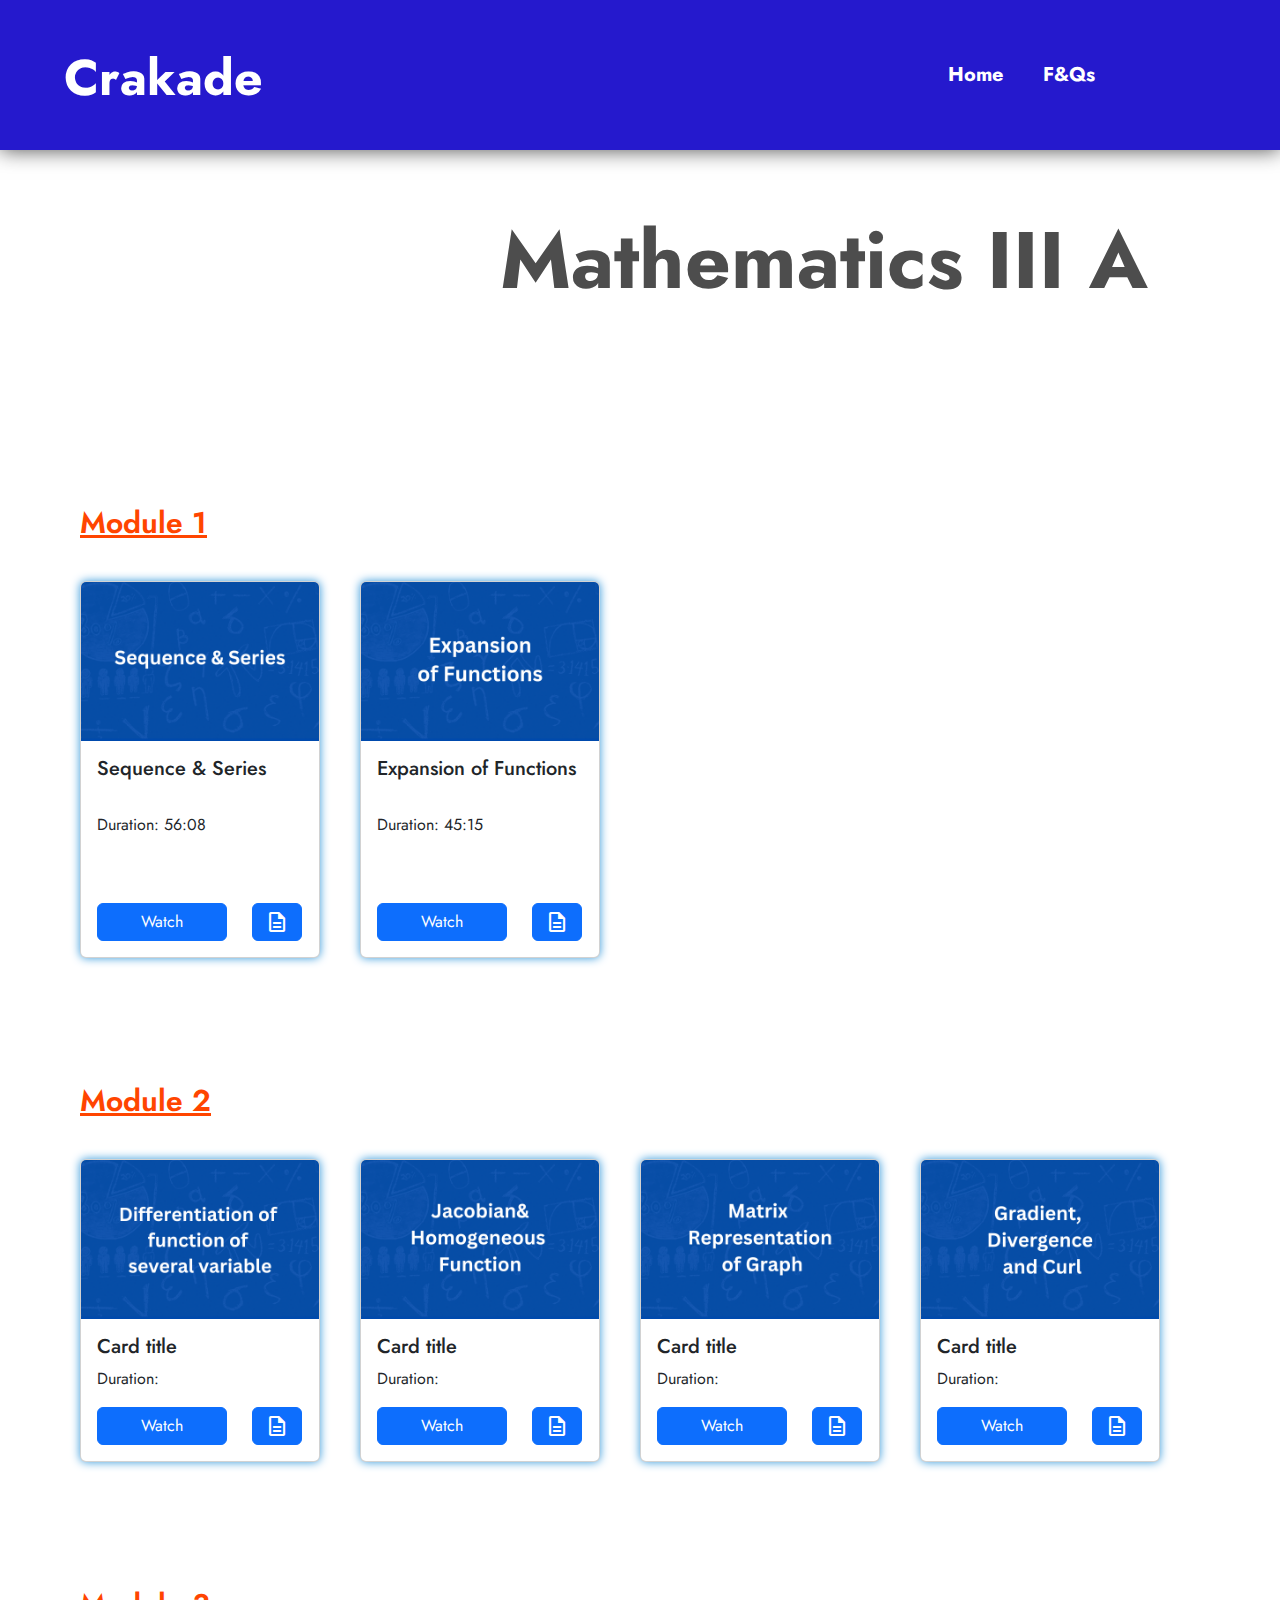
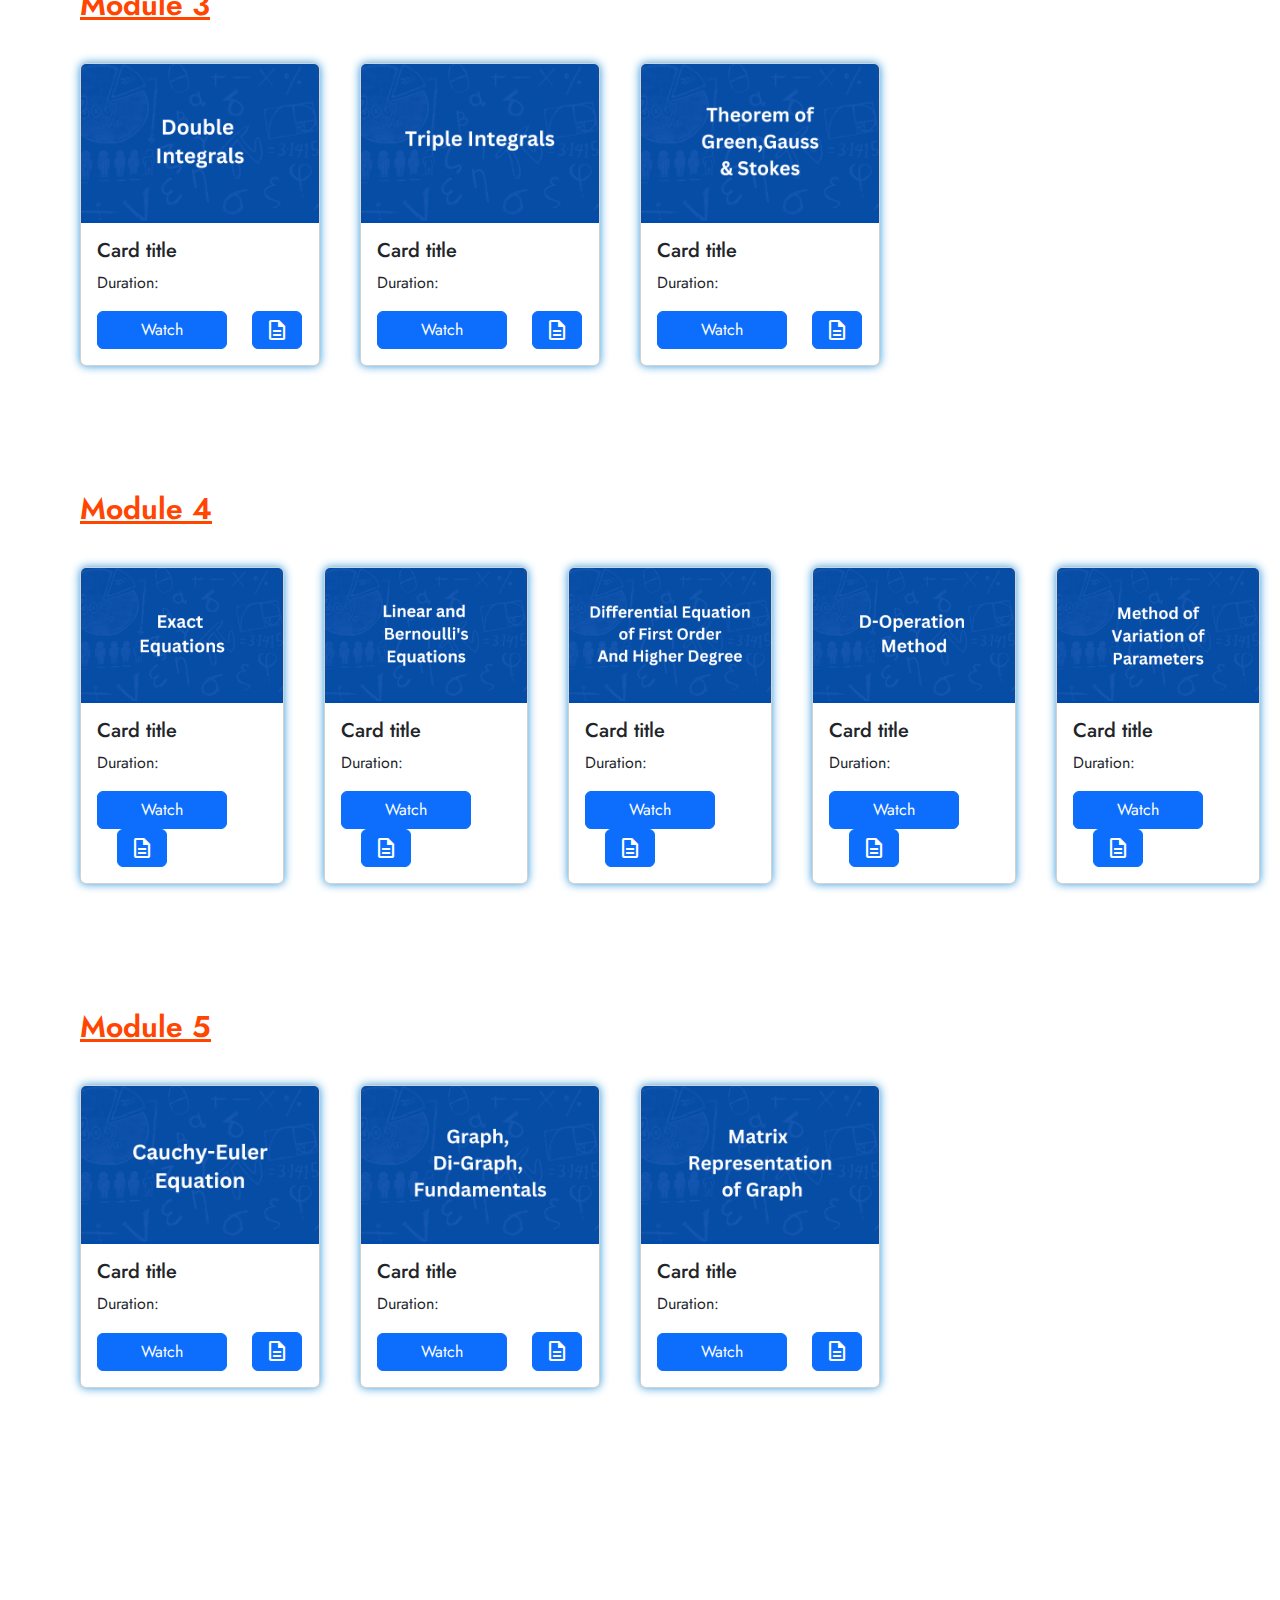
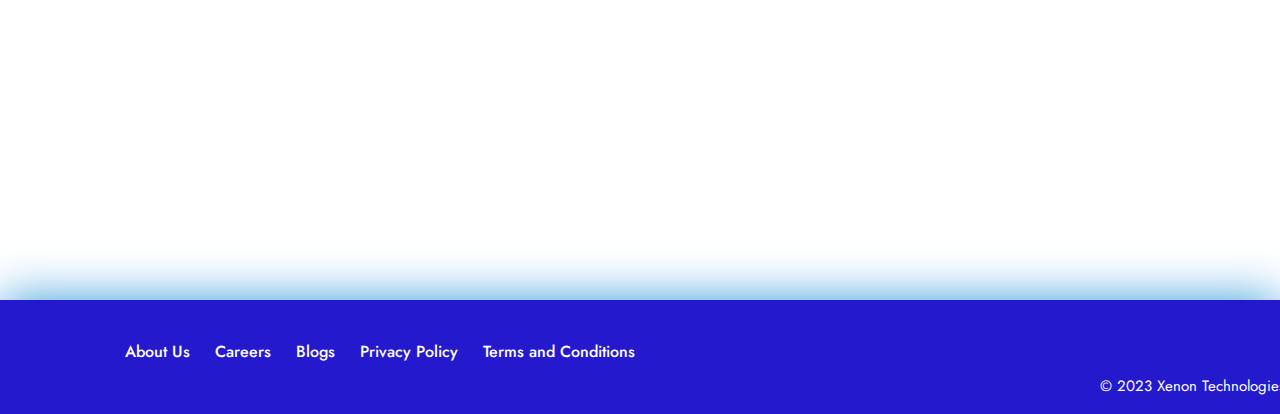
<file: mathvid.html>
<!DOCTYPE html>
<html lang="en">
<head>
    <meta charset="UTF-8">
    <meta name="viewport" content="width=device-width, initial-scale=1.0">
    <title>Document</title>
    <link rel="stylesheet" href="assets/css/mathvid.css">
    <link rel="stylesheet" href="https://cdn.jsdelivr.net/npm/bootstrap@5.3.1/dist/css/bootstrap.min.css">
    <link href="https://fonts.googleapis.com/icon?family=Material+Icons+Outlined" rel="stylesheet">
</head>
<body>
    <section class="ux-navbar">
        <nav class="ux-navid">
            <label for="logo" class="ux-logo">Crakade</label>
            <ul>
                <a href="index.html">
                    <li>Home</li>
                </a>
                <a href="#">
                    <li>F&Qs</li>
                </a>
            </ul>
        </nav>
    </section>
    <!--Next Part-->
    <div class="topic">
      <p>Mathematics III A</p>
    </div>
    <!--Next Part-->
    <section class="body2">
        <div class="module">
            <p>Module 1</p>
        </div>
        <div class="cardholder">
            <div class="card" style="width: 15rem;">
                <img src="assets/img/Math/Sequence & Series new.png" class="card-img-top" alt="...">
                <div class="card-body">
                  <h5 class="card-title">Sequence & Series</h5><br>
                  <p class="card-text">Duration: 56:08</p>
                  <a href="#" class="btn btn-primary" style="width: 130px; margin-top: 50px;">Watch</a>
                  <a href="#" class="btn btn-primary" style="width: 50px; margin-left: 20px;font-size: 0.2px; margin-top: 50px;"><span class="material-icons-outlined">description</span></a>
                </div>
              </div>
              <div class="card" style="width: 15rem;">
                <img src="assets/img/Math/Expansion of Functions new.png" class="card-img-top" alt="...">
                <div class="card-body">
                  <h5 class="card-title">Expansion of Functions</h5><br>
                  <p class="card-text">Duration: 45:15</p>
                  <a href="#" class="btn btn-primary" style="width: 130px; margin-top: 50px;">Watch</a>
                  <a href="#" class="btn btn-primary" style="width: 50px; margin-left: 20px;font-size: 0.2px; margin-top: 50px;"><span class="material-icons-outlined">description</span></a>
                </div>
              </div>
        </div>

        <div class="module">
            <p>Module 2</p>
        </div>
        <div class="cardholder">
            <div class="card" style="width: 15rem;">
                <img src="assets/img/Math/Differentiation of function of several variable new.png" class="card-img-top" alt="...">
                <div class="card-body">
                  <h5 class="card-title">Card title</h5>
                  <p class="card-text">Duration:</p>
                  <a href="#" class="btn btn-primary" style="width: 130px;">Watch</a>
                  <a href="#" class="btn btn-primary" style="width: 50px; margin-left: 20px;font-size: 0.2px;"><span class="material-icons-outlined">description</span></a>
                </div>
              </div>
              <div class="card" style="width: 15rem;">
                <img src="assets/img/Math/Jacobian&Homogeneous function new.png" class="card-img-top" alt="...">
                <div class="card-body">
                  <h5 class="card-title">Card title</h5>
                  <p class="card-text">Duration:</p>
                  <a href="#" class="btn btn-primary" style="width: 130px;">Watch</a>
                  <a href="#" class="btn btn-primary" style="width: 50px; margin-left: 20px;font-size: 0.2px;"><span class="material-icons-outlined">description</span></a>
                </div>
              </div>
              <div class="card" style="width: 15rem;">
                <img src="assets/img/Math/Matrix Representation of graph new.png" class="card-img-top" alt="...">
                <div class="card-body">
                  <h5 class="card-title">Card title</h5>
                  <p class="card-text">Duration:</p>
                  <a href="#" class="btn btn-primary" style="width: 130px;">Watch</a>
                  <a href="#" class="btn btn-primary" style="width: 50px; margin-left: 20px;font-size: 0.2px;"><span class="material-icons-outlined">description</span></a>
                </div>
              </div>
              <div class="card" style="width: 15rem;">
                <img src="assets/img/Math/Gradient,Divergence & Curl new.png" class="card-img-top" alt="...">
                <div class="card-body">
                  <h5 class="card-title">Card title</h5>
                  <p class="card-text">Duration:</p>
                  <a href="#" class="btn btn-primary" style="width: 130px;">Watch</a>
                  <a href="#" class="btn btn-primary" style="width: 50px; margin-left: 20px;font-size: 0.2px;"><span class="material-icons-outlined">description</span></a>
                </div>
              </div>
        </div>
        

        <div class="module">
            <p>Module 3</p>
        </div>
        <div class="cardholder">
            <div class="card" style="width: 15rem;">
                <img src="assets/img/Math/Double integral new.png" class="card-img-top" alt="...">
                <div class="card-body">
                  <h5 class="card-title">Card title</h5>
                  <p class="card-text">Duration:</p>
                  <a href="#" class="btn btn-primary" style="width: 130px;">Watch</a>
                  <a href="#" class="btn btn-primary" style="width: 50px; margin-left: 20px;font-size: 0.2px;"><span class="material-icons-outlined">description</span></a>
                </div>
              </div>
              <div class="card" style="width: 15rem;">
                <img src="assets/img/Math/Triple Integrals.png" class="card-img-top" alt="...">
                <div class="card-body">
                  <h5 class="card-title">Card title</h5>
                  <p class="card-text">Duration:</p>
                  <a href="#" class="btn btn-primary" style="width: 130px;">Watch</a>
                  <a href="#" class="btn btn-primary" style="width: 50px; margin-left: 20px;font-size: 0.2px;"><span class="material-icons-outlined">description</span></a>
                </div>
              </div>
              <div class="card" style="width: 15rem;">
                <img src="assets/img/Math/Theorem of green,gauss&stokes.png" class="card-img-top" alt="...">
                <div class="card-body">
                  <h5 class="card-title">Card title</h5>
                  <p class="card-text">Duration:</p>
                  <a href="#" class="btn btn-primary" style="width: 130px;">Watch</a>
                  <a href="#" class="btn btn-primary" style="width: 50px; margin-left: 20px;font-size: 0.2px;"><span class="material-icons-outlined">description</span></a>
                </div>
              </div>
        </div>

        <div class="module">
            <p>Module 4</p>
        </div>
        <div class="cardholder">
            <div class="card" style="width: 15rem;">
                <img src="assets/img/Math/Exact Equations new.png" class="card-img-top" alt="...">
                <div class="card-body">
                  <h5 class="card-title">Card title</h5>
                  <p class="card-text">Duration:</p>
                  <a href="#" class="btn btn-primary" style="width: 130px;">Watch</a>
                  <a href="#" class="btn btn-primary" style="width: 50px; margin-left: 20px;font-size: 0.2px;"><span class="material-icons-outlined">description</span></a>
                </div>
              </div>
              <div class="card" style="width: 15rem;">
                <img src="assets/img/Math/Linear&Bernoulli's Equations new.png" class="card-img-top" alt="...">
                <div class="card-body">
                  <h5 class="card-title">Card title</h5>
                  <p class="card-text">Duration:</p>
                  <a href="#" class="btn btn-primary" style="width: 130px;">Watch</a>
                  <a href="#" class="btn btn-primary" style="width: 50px; margin-left: 20px;font-size: 0.2px;"><span class="material-icons-outlined">description</span></a>
                </div>
              </div>
              <div class="card" style="width: 15rem;">
                <img src="assets/img/Math/Differential Equation of First Order And Higher Degree new.png" class="card-img-top" alt="...">
                <div class="card-body">
                  <h5 class="card-title">Card title</h5>
                  <p class="card-text">Duration:</p>
                  <a href="#" class="btn btn-primary" style="width: 130px;">Watch</a>
                  <a href="#" class="btn btn-primary" style="width: 50px; margin-left: 20px;font-size: 0.2px;"><span class="material-icons-outlined">description</span></a>
                </div>
              </div>
              <div class="card" style="width: 15rem;">
                <img src="assets/img/Math/D-Operation Method new.png" class="card-img-top" alt="...">
                <div class="card-body">
                  <h5 class="card-title">Card title</h5>
                  <p class="card-text">Duration:</p>
                  <a href="#" class="btn btn-primary" style="width: 130px;">Watch</a>
                  <a href="#" class="btn btn-primary" style="width: 50px; margin-left: 20px;font-size: 0.2px;"><span class="material-icons-outlined">description</span></a>
                </div>
              </div>
              <div class="card" style="width: 15rem;">
                <img src="assets/img/Math/Method of Variation of Parameters new.png" class="card-img-top" alt="...">
                <div class="card-body">
                  <h5 class="card-title">Card title</h5>
                  <p class="card-text">Duration:</p>
                  <a href="#" class="btn btn-primary" style="width: 130px;">Watch</a>
                  <a href="#" class="btn btn-primary" style="width: 50px; margin-left: 20px;font-size: 0.2px;"><span class="material-icons-outlined">description</span></a>
                </div>
              </div>
        </div>

        <div class="module">
            <p>Module 5</p>
        </div>
        <div class="cardholder">
            <div class="card" style="width: 15rem;">
                <img src="assets/img/Math/Cauchy-Euler Equation new.png" class="card-img-top" alt="...">
                <div class="card-body">
                  <h5 class="card-title">Card title</h5>
                  <p class="card-text">Duration:</p>
                  <a href="#" class="btn btn-primary" style="width: 130px;">Watch</a>
                  <a href="#" class="btn btn-primary" style="width: 50px; margin-left: 20px;font-size: 0.2px;"><span class="material-icons-outlined">description</span></a>
                </div>
              </div>
              <div class="card" style="width: 15rem;">
                <img src="assets/img/Math/Graph,Di-graph,Fundamentals new.png" class="card-img-top" alt="...">
                <div class="card-body">
                  <h5 class="card-title">Card title</h5>
                  <p class="card-text">Duration:</p>
                  <a href="#" class="btn btn-primary" style="width: 130px;">Watch</a>
                  <a href="#" class="btn btn-primary" style="width: 50px; margin-left: 20px;font-size: 0.2px;"><span class="material-icons-outlined">description</span></a>
                </div>
              </div>
              <div class="card" style="width: 15rem;">
                <img src="assets/img/Math/Matrix Representation of graph new.png" class="card-img-top" alt="...">
                <div class="card-body">
                  <h5 class="card-title">Card title</h5>
                  <p class="card-text">Duration:</p>
                  <a href="#" class="btn btn-primary" style="width: 130px;">Watch</a>
                  <a href="#" class="btn btn-primary" style="width: 50px; margin-left: 20px;font-size: 0.2px;"><span class="material-icons-outlined">description</span></a>
                </div>
              </div>
        </div>
    </section>
        
    <footer>
        <ul>
            <a href="#"><li>About Us</li></a>
            <a href="#"><li>Careers</li></a>
            <a href="#"><li></li>Blogs</li></a>
            <a href="#"><li></li>Privacy Policy</li></a>
            <a href="#"><li></li>Terms and Conditions</li></a> 
        </ul>
        <div class="tech">
            <pre>© 2023 Xenon Technologies Pvt Ltd</pre>
        </div>
    </footer>
</body>
</html>
</file>
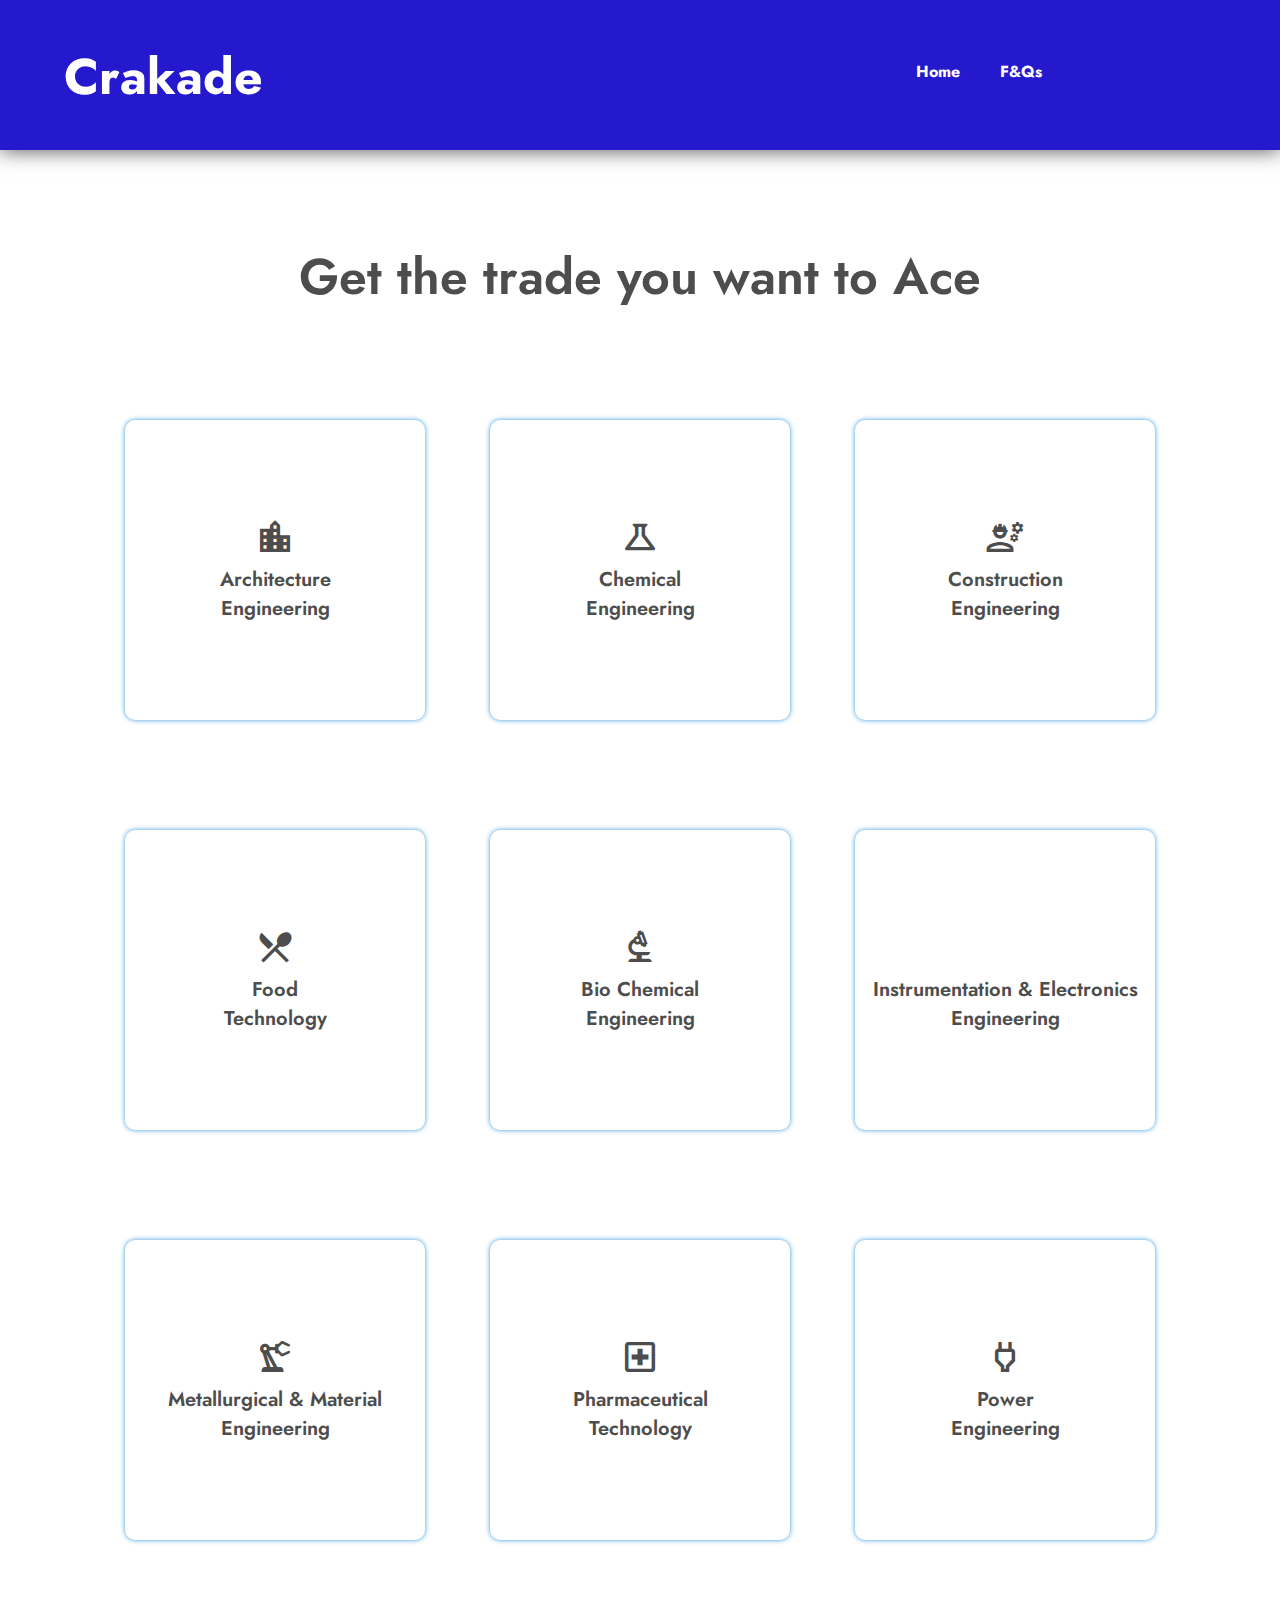
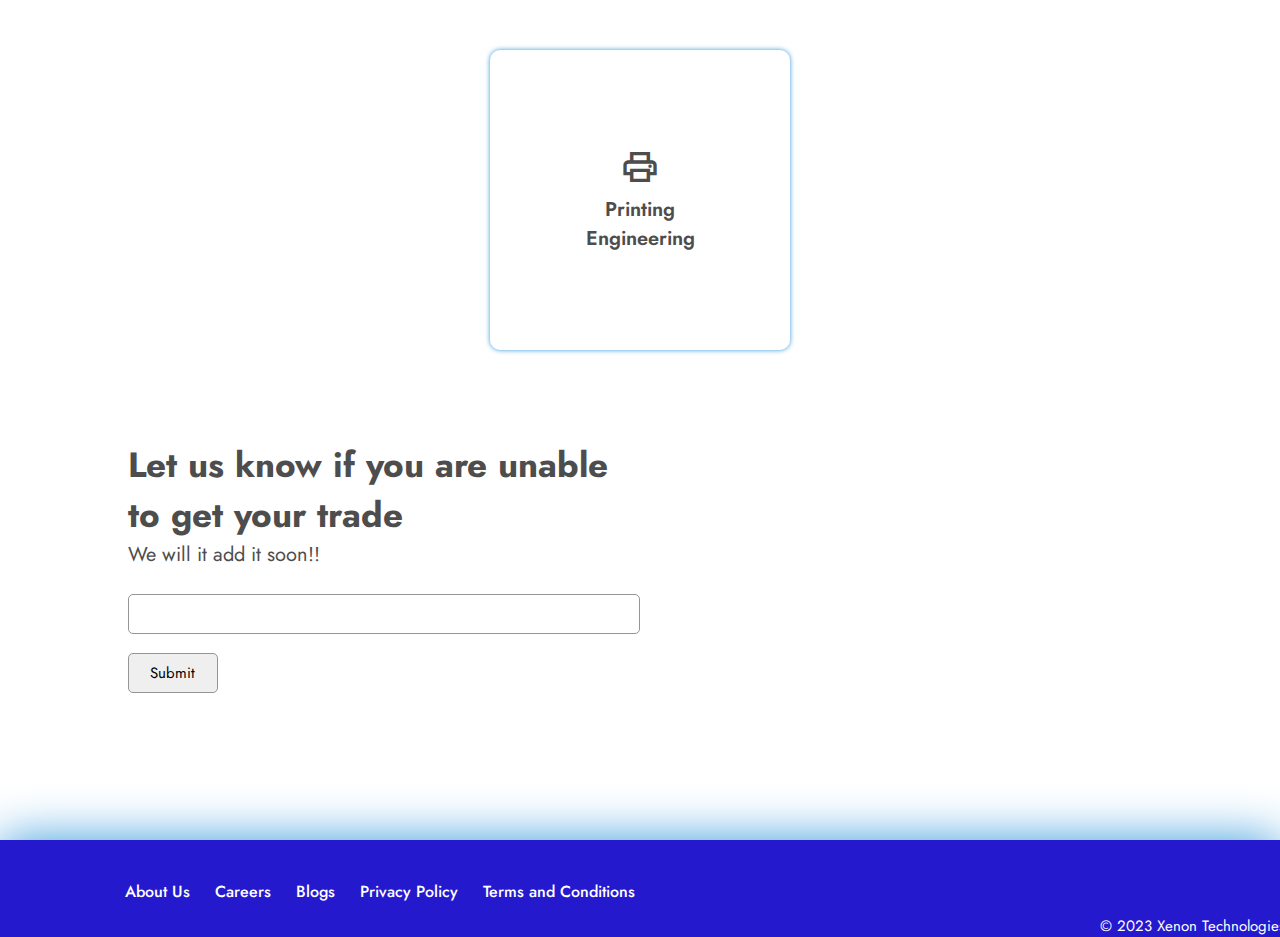
<file: popular.html>
<!DOCTYPE html>
<html lang="en">
<head>
    <meta charset="UTF-8">
    <meta name="viewport" content="width=device-width, initial-scale=1.0">
    <title>Document</title>
    <link rel="stylesheet" href="assets/css/popular.css">
    <link rel="stylesheet" link href="https://fonts.googleapis.com/icon?family=Material+Icons+Outlined">
</head>
<body>
    <section class="navbar">
        <nav class="navid">
            <label for="logo" class="logo">Crakade</label>
            <ul>
                <a href="#">
                    <li>Home</li>
                </a>
                <a href="#">
                    <li>F&Qs</li>
                </a>
            </ul>
        </nav>
    </section>

    <section class="body1">
        <center>
            <pre>Get the trade you want to Ace</pre>
        <center>
            <div>
                <button class="course"><span class="material-icons-outlined">location_city</span><br>Architecture<br>Engineering</button>
                <button class="course"><span class="material-icons-outlined">science</span><br>Chemical<br>Engineering</button>
                <button class="course"><span class="material-icons-outlined">engineering</span><br>Construction<br>Engineering</button>
            </div>

            <div>
                <button class="course"><span class="material-icons-outlined">local_dining</span><br>Food<br>Technology</button>
                <button class="course"><span class="material-icons-outlined">biotech</span><br>Bio Chemical<br>Engineering</button>
                <button class="course"><span class="material-icons-outlined">cable</span><br>Instrumentation & Electronics<br>Engineering</button>
            </div>

            <div>
                <button class="course"><span class="material-icons-outlined">precision_manufacturing</span><br>Metallurgical & Material<br>Engineering</button>
                <button class="course"><span class="material-icons-outlined">local_hospital</span><br>Pharmaceutical<br>Technology</button>
                <button class="course"><span class="material-icons-outlined">power</span><br>Power<br>Engineering</button>
            </div>

            <div>
                <button class="course"><span class="material-icons-outlined">local_printshop</span><br>Printing<br>Engineering</button>
            </div>
        </center>
    </section>

    <section class="body2">
        <pre>Let us know if you are unable<br>to get your trade</pre>
        <div class="add">
            <pre>We will it add it soon!!</pre>
        </div>
        <input type="text" class="trade_search"><br>
        <a href=""><input type="submit" class="search_submit"></a>
    </section>

    <footer>
        <ul>
            <a href="#"><li>About Us</li></a>
            <a href="#"><li>Careers</li></a>
            <a href="#"><li></li>Blogs</li></a>
            <a href="#"><li></li>Privacy Policy</li></a>
            <a href="#"><li></li>Terms and Conditions</li></a> 
        </ul>
        <div class="tech">
            <pre>© 2023 Xenon Technologies Pvt Ltd</pre>
        </div>
    </footer>
</body>
</html>
</file>
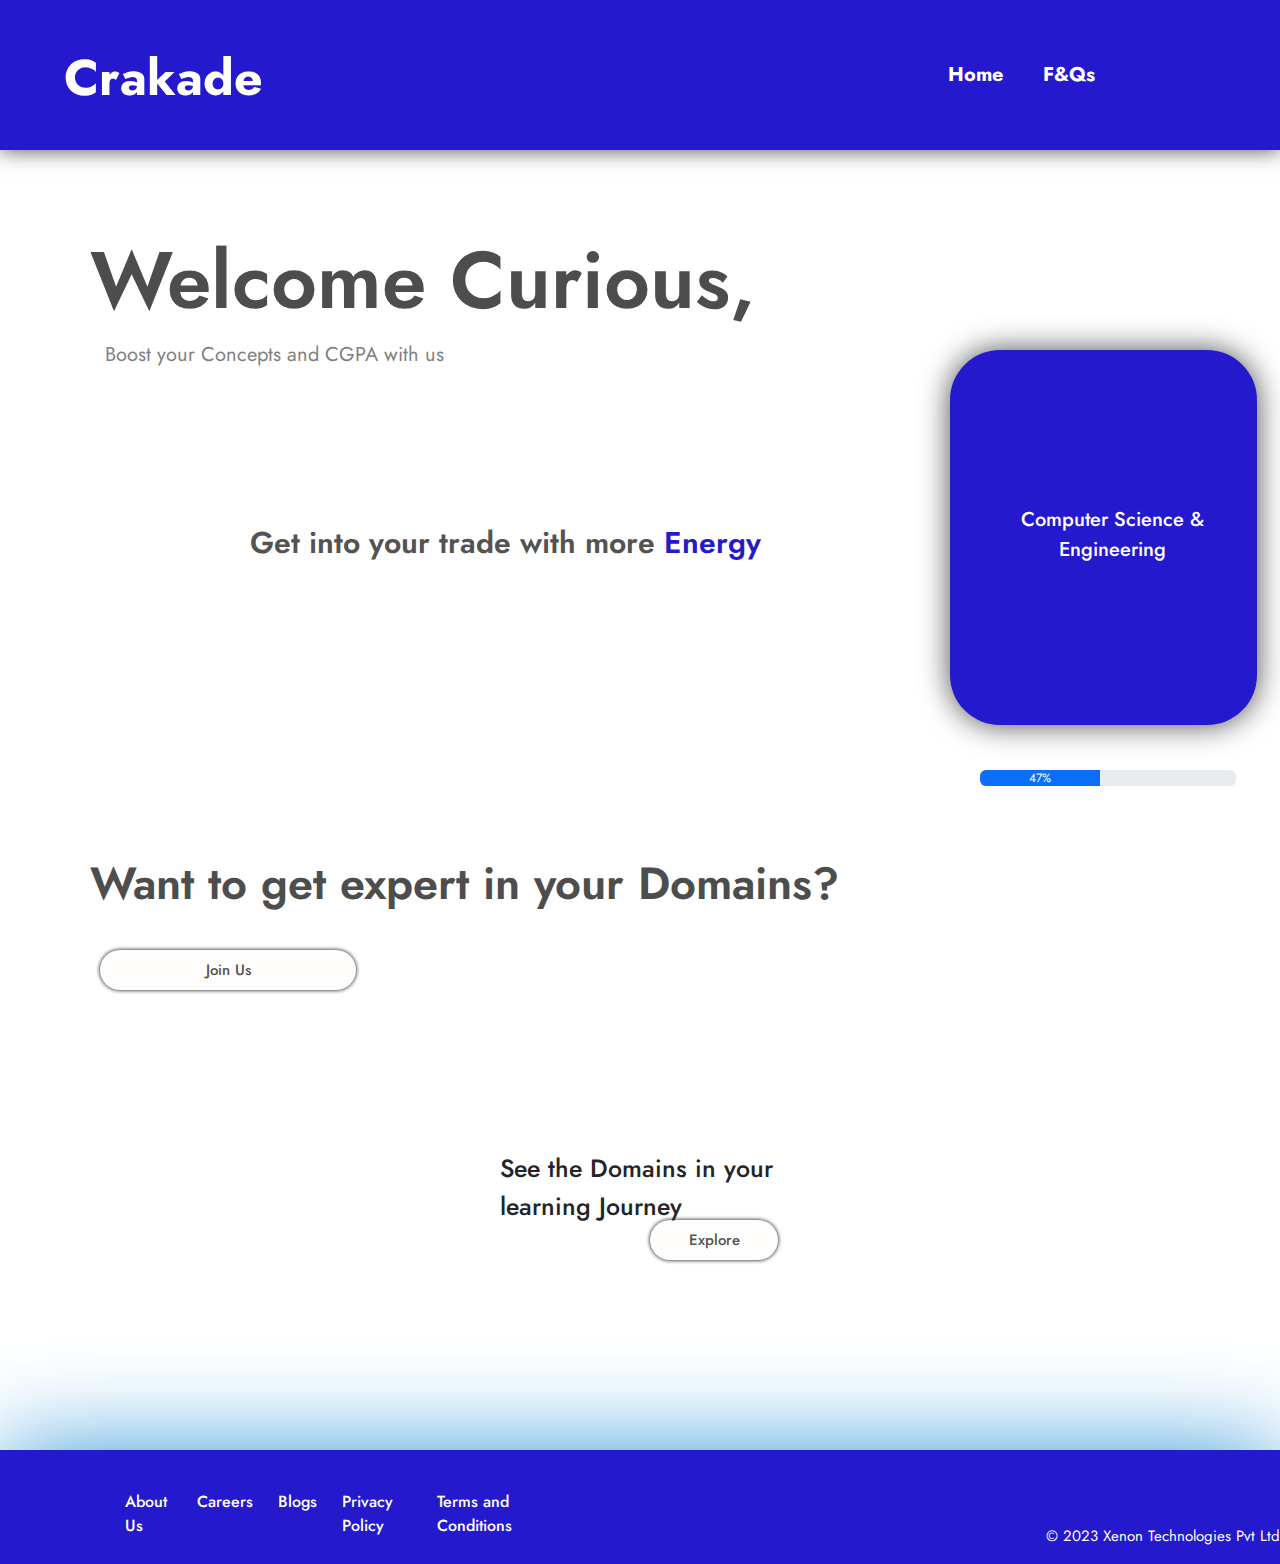
<file: redirect.html>
<!DOCTYPE html>
<html lang="en">
<head>
    <meta charset="UTF-8">
    <meta name="viewport" content="width=device-width, initial-scale=1.0">
    <title>Document</title>
    <link rel="stylesheet" href="assets/css/redirect.css">
    <link rel="stylesheet" href="https://cdn.jsdelivr.net/npm/bootstrap@5.3.1/dist/css/bootstrap.min.css">
    <link href="https://fonts.googleapis.com/icon?family=Material+Icons+Outlined" rel="stylesheet">
</head>
<body>
    <section class="ux-navbar">
        <nav class="ux-navid">
            <label for="logo" class="ux-logo">Crakade</label>
            <ul>
                <a href="index.html">
                    <li>Home</li>
                </a>
                <a href="#">
                    <li>F&Qs</li>
                </a>
            </ul>
        </nav>
    </section>

    <section class="body2">

        <div class="ux-welcome">
            <p>Welcome Curious,</p>
        </div>
        <div class="ux-boost">
            <p>Boost your Concepts and CGPA with us</p>
        </div>

        <div class="ux-area">
            <div class="ux-inarea">
                <center>
                    <div class="ux-course">
                        <p><a href="year.html" target="_blank">Computer Science &<br>Engineering</a></p> 
                    </div>
                </center>
            </div>
        </div>

        <div class="uxt">
            <p>Get into your trade with more <span style="color: #2519cd;">Energy</span></p>
        </div>

        <div class="progress" style="margin-left: 980px; margin-top: 620px;" role="progressbar" aria-label="Example with label" aria-valuenow="25" aria-valuemin="0" aria-valuemax="100">
            <div class="progress-bar" style="width: 47%">47%</div>
        </div>

    </section>

    <section class="body3">
       <div class="ux-domain">
            <p>Want to get expert in your Domains?</p>
            <button class="ux-join">Join Us</button>
       </div>

       <div class="ux-learn">
            <p>See the Domains in your learning Journey</p>
            <button class="ux-explore">Explore</button>
       </div>
    </section>

    <footer>
        <ul>
            <a href="#"><li>About Us</li></a>
            <a href="#"><li>Careers</li></a>
            <a href="#"><li></li>Blogs</li></a>
            <a href="#"><li></li>Privacy Policy</li></a>
            <a href="#"><li></li>Terms and Conditions</li></a> 
        </ul>
        <div class="tech">
            <pre>© 2023 Xenon Technologies Pvt Ltd</pre>
        </div>
    </footer>
<body>
<html>
</file>
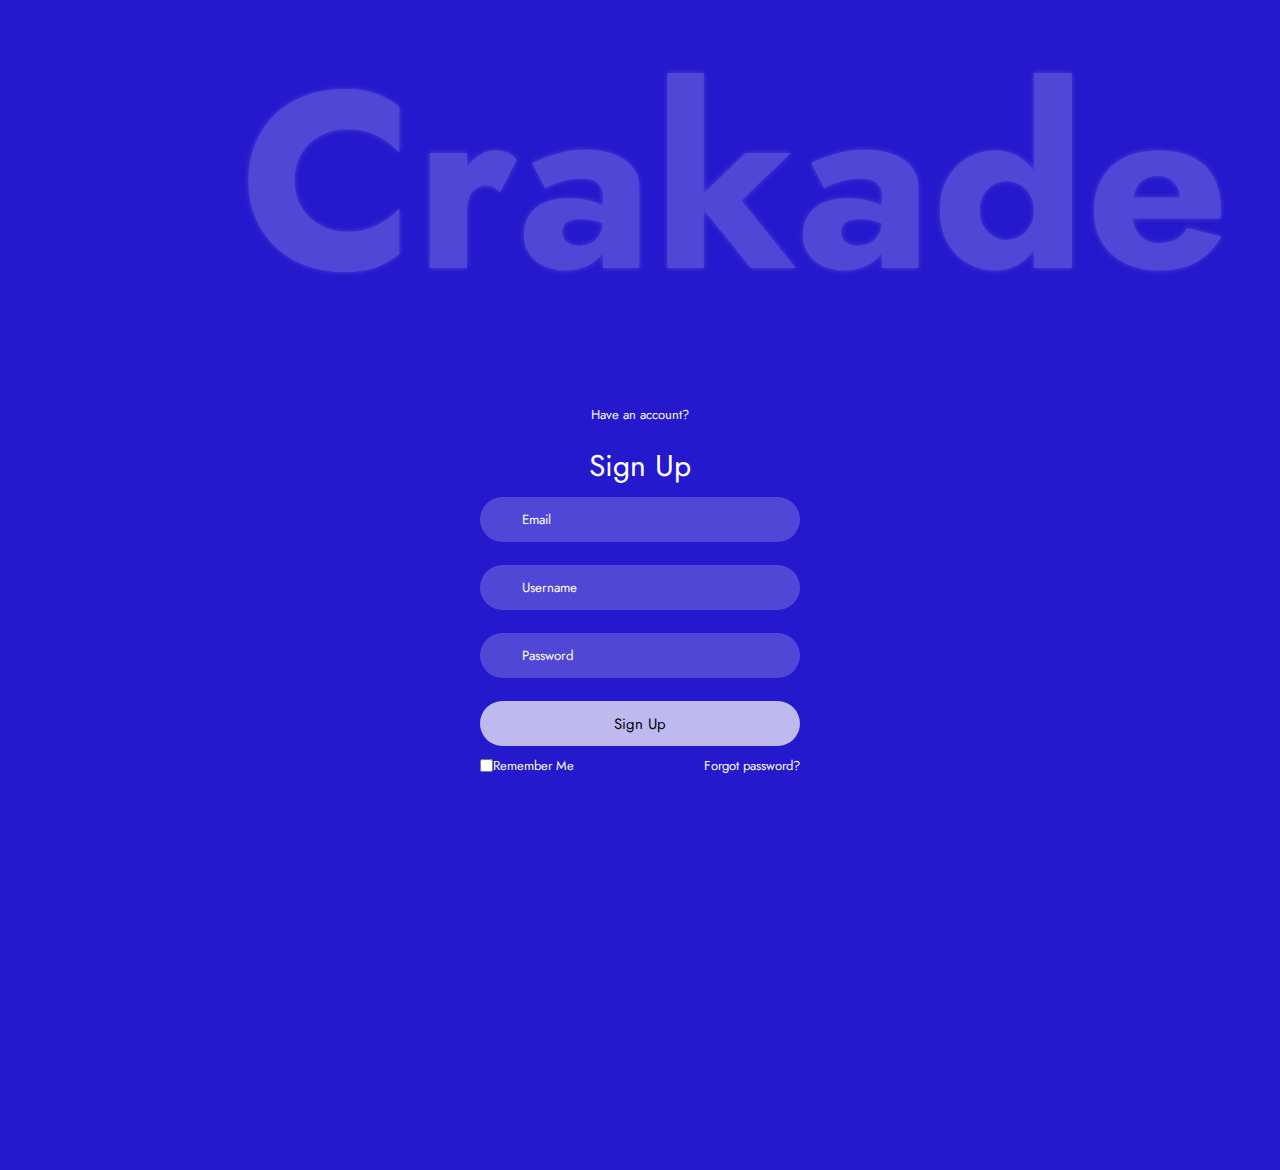
<file: signup.html>
<!DOCTYPE html>
<html lang="en">

<head>
    <meta charset="UTF-8">
    <meta name="viewport" content="width=, initial-scale=1.0">
    <title>Document</title>
    <link rel="stylesheet" href="assets/css/login.css">
</head>

<body>
    <p>Crakade</p>
    <div class="box">
        <div class="container">
            <div class="top-header">
                <span><a href="login.html">Have an account?</a></span>
                <header>Sign Up</header>
            </div>
            <form id="signupForm">
                <div class="input-field">
                    <input type="email" class="input" placeholder="Email" id="email" required><br>
                    <i class="bx bx-user"></i>
                </div>
                <div class="input-field">
                    <input type="text" class="input" placeholder="Username" id="username" required><br>
                    <i class="bx bx-user"></i>
                </div>
                <div class="input-field">
                    <input type="password" class="input" placeholder="Password" id="password" required><br>
                    <i class="bx bx-lock-alt"></i>
                </div>
                <div class="input-field">
                    <input type="button" class="submit" value="Sign Up" onclick="signup()">
                </div>
                <div class="bottom">
                    <div class="left">
                        <input type="checkbox" id="check">
                        <label for="check"> Remember Me</label>
                    </div>
                    <div class="right">
                        <label><a href="#">Forgot password?</a></label>
                    </div>
                </div>
            </form>
        </div>
    </div>

    <script>
        function signup() {
            var email = document.getElementById('email').value;
            var username = document.getElementById('username').value;
            var password = document.getElementById('password').value;

           
            if (email === '' || username === '' || password === '') {
                alert('Please fill in all required fields.');
                return;
            }

            alert('Signup successful');

            window.location.href = 'redirect.html';
        }
    </script>
</body>

</html>
</file>
<file: assets/css/style.css>
@import url('https://fonts.googleapis.com/css2?family=Jost:wght@300;400;500;600;700&display=swap');

* {
    margin: 0;
    padding: 0;
    font-family: 'Pouxins', sans-serif;
    box-sizing: border-box;
}

html {
    scroll-behavior: smooth;
}

.ux-logo {
    padding-top: 10px;
    margin-left: 30px;
    font-size: 30px;
    font-family: jost;
    font-weight: 600;
    color: white;
}

.ux-logo span {
    color: white;
}

.ux-navbar {
    height: 80px;
    background-color: #2519cd;
    display: list-item;
    font-weight: 600;
    align-items: center;
    justify-content: space-between;
    flex-wrap: wrap;
}

.ux-navid {
    display: flex;
    justify-content: space-between;
    align-items: center;
}

.ux-navid ul {
    display: flex;
}

.ux-navid ul a {
    font-family: jost;
    padding-top: 20px;
    display: inline-block;
    list-style: none;
    margin: 10px 20px;
    color: white;
    text-decoration: none;
    font-size: 18px;
    position: relative;
}

.ux-navid ul a::after {
    content: '';
    width: 0;
    height: 3px;
    background: white;
    position: absolute;
    left: 0;
    bottom: -6px;
    transition: 0.5s;
}

.ux-navid ul a:hover::after {
    width: 100%;
}

.ux-login_signup {
    float: right;
    margin-left: 10px;
    margin-right: 10px;
}

.ux-signup {
    margin-left: 10px;
}

.ux-login {
    border: none;
    padding: 10px 25px;
    font-family: jost;
    font-weight: 400;
    cursor: pointer;
    background-color: white;
    color: black;
    border-radius: 5px;
    transition: background-color 0.3s ease;
}

.ux-login:hover {
    background-color: rgb(244, 241, 241);
    opacity: 1000;
}

.ux-signup {
    border: none;
    padding: 10px 20px;
    font-family: jost;
    font-weight: 400;
    cursor: pointer;
    background-color: red;
    color: #ffffff;
    border-radius: 5px;
    transition: background-color 0.3s ease;
}

.ux-signup:hover {
    background-color: rgb(222, 8, 8);
    opacity: 1000;
}

/* Next Part */

.ux-headline {
    color: #4d4d4d;
    font-family: jost;
    padding-top: 100px;
    font-size: 50px;
    font-weight: 700;
    margin-left: 100px;
}

.ux-headimg {
    width: max-content;
    float: right;
    margin-top: 110px;
    margin-right: 20px;

}

.ux-tagline {
    color: #4d4d4d;
    font-family: jost;
    margin-left: 105px;
    margin-bottom: 10px;
}

.ux-tagline span {
    color: rgb(21, 147, 99);
}

.ux-phone {
    width: 40.5%;
    padding: 12px;
    margin-left: 105px;
    border-radius: 5px;
    border: 0.5px solid rgb(152, 148, 148);
}

.ux-phone::placeholder {
    padding: 50px;
    font-size: 15px;
    font-family: jost;
}

.ux-verify {
    font-family: jost;
    font-weight: 400;
    font-size: 15px;
    margin-left: 105px;
    color: #928c8c;
}

.ux-join {
    width: 40.5%;
    font-family: jost;
    font-weight: 400;
    padding: 14px;
    border-radius: 5px;
    margin-left: 105px;
    background-color: #4d4d4d;
    color: #ffffff;
    border: none;
    transition: background-color 0.3s ease;
    cursor: pointer;
}

.ux-join:hover {
    background-color: rgb(61, 61, 61);
    opacity: 1000;
}

/* Next Part */

.ux-body2 {
    height: 1000px;
    background-color: white;
}

.ux-headline2 {
    font-family: jost;
    font-weight: 700;
    font-size: 30px;
    margin-top: 50px;
    color: #4d4d4d;
}

.ux-tagline2 {
    color: #4d4d4d;
    font-family: jost;
}

.ux-tagline2 span {
    color: rgb(79, 236, 176);
}

.ux-search_goal {
    width: 75%;
    height: 40px;
    border-radius: 5px;
    border: 0.5px solid rgb(152, 148, 148);
}

.ux-search_goal::placeholder {
    padding: 60px;
    font-size: 15px;
    font-family: jost;
}

.ux-goal {
    font-family: jost;
    font-weight: 600;
    font-size: 25px;
    padding-top: 25px;
    color: #4d4d4d;
}

.ux-course { 
    margin: 30px;
    font-family: jost;
    font-weight: 600;
    font-size: 20px;
    width: 300px;
    height: 300px;
    border-radius: 10px;
    margin-top: 80px;
    background-color: white;
    color: #4d4d4d;
    border: none;
    transition: 0.3s ease;
    cursor: pointer;
    box-shadow: 0 0 10px #3498db;
}

.ux-course span {
    font-size: 40px;
}

.ux-course:hover {
    background-color: #ffffff;
    box-shadow: 0 0 15px rgb(81, 81, 194);
}

.ux-popular {
    display: inline-block;
    padding: 15px 60px;
    margin-top: 60px;
    border-radius: 5px;
    background-color: white;
    border: 0.3px solid rgb(152, 148, 148);
    cursor: pointer;
    font-family: jost;
    font-size: 15px;
    font-weight: 500;
    color: #4d4d4d;
    text-decoration: none;
    transition: background-color 0.3s ease;
}


.ux-popular:hover{
    background-color: #ece8e8;
}
.ux-popular a{
    text-decoration: none;
    color: #4d4d4d;
}
/* Next Part */

.ux-body3{
    height: 400px;
}

.ux-parent-container {
    display: flex;
    justify-content: center;
    align-items: center;
    margin-bottom: 30px;
    
}

.ux-train {
    position: relative;
    width: 80%;
    height: 50%;
    background-color: white;
    border-radius: 10px;
    box-shadow: 0 0 20px #3498db;
    margin: 0 auto;
}

.ux-train img {
    position: absolute;
    bottom: 55px;
    border-radius: 10px;
    margin-left: 700px;
}

.ux-train pre {
    position: absolute;
    padding-top: 45px;
    font-family: jost;
    font-weight: 600;
    font-size: 30px;
    color: #4d4d4d;
}

.ux-city pre {
    position: absolute;
    font-family: jost;
    font-weight: 400;
    font-size: 20px;
    margin-left: 100px;
    padding-top: 135px;
    color: rgb(152, 148, 148);
}

.ux-points pre {
    position: absolute;
    font-family: jost;
    font-weight: 400;
    font-size: 17px;
    padding-left: 100px;
    padding-top: 210px;
}

.ux-centre {
    font-family: jost;
    font-weight: 400;
    padding: 8px 25px;
    margin-left: 100px;
    margin-top: 300px;
    margin-bottom: 20px;
    border-radius: 5px;
    border: none;
    color: white;
    width: 200px;
    background-color: #928c8c;
    transition: background-color 0.3s ease;
    cursor: pointer;
}

.ux-centre:hover {
    background-color: #757272;
}

/* Next Part */

.ux-copyright {
    width: 100%;
    text-align: center;
    padding: 25px 0;
    font-weight: 300;
    margin-top: 90px;
    color: black;
    cursor: pointer;
}

.ux-copyright p:hover {
    color: #4d4d4d;
    font-size: large;
}


.centre:hover {
    background-color: #757272;
}

/* Next Part */



footer {
    width: 100%;
    height: -70px;
    background-color: #2519cd;
    display: flex;
    margin-top: 50px;
    box-shadow: 0 0 100px #3498db;
}

footer ul {
    display: flex;
    padding-left: 100px;
}

footer ul a {
    color: white;
    text-decoration: none;
    list-style: none;
    padding-top: 40px;
    padding-left: 25px;
    font-family: jost;
    font-weight: 500;
}

.tech pre {
    font-family: jost;
    font-weight: 400;
    padding-left: 500px;
    padding-top: 75px;
    color: white;
    font-size: 15px;
}
</file>
<file: assets/css/curriculm_topic.css>
@import url('https://fonts.googleapis.com/css2?family=Jost:wght@300;400;500;600;700&display=swap');

* {
    margin: 0;
    padding: 0;
    font-family: jost;
    box-sizing: border-box;
}

html {
    scroll-behavior: smooth;
}

.ux-logo {
    position: absolute;
    display: flex;
    margin-left: 5%;
    padding-top: 40px;
    font-family: jost;
    color: white;
    font-size: 50px;
}

.ux-navbar {
    height: 150px;
    background-color: #2519cd;
    display: list-item;
    font-weight: 700;
    align-items: center;
    justify-content: space-between;
    flex-wrap: wrap;
    box-shadow: 0 0 20px #4d4d4d;
}

.ux-navid ul {
    margin-left: 70%;
    list-style: none;
    display: flex;
    padding-top: 40px;
}

.ux-navid ul a {
    padding: 20px;
    color: white;
    text-decoration: none;
    font-size: 20px;
}

/*Next Part*/

.curriculam p {
    font-size: 50px;
    margin-top: 50px;
    font-weight: 600;
}

/*Next Part*/

.body1 {
    height: 500px;
}

.two {
    margin-left: 475px;
}

.three {
    margin-left: 950px;
}

.subject {
    position: absolute;
    width: 25%;
    height: 100px;
    margin-left: 90px;
    border-radius: 10px;
    border: none;
    box-shadow: 0 0 5px #3498db;
    cursor: pointer;
    background-color: #ffffff;
    transition: 0.3s ease;
}

.subject {
    text-decoration: none;
    font-size: 20px;
    font-weight: 500;
    color: #4d4d4d;
}

.subject:hover {
    background-color: #ffffff;
    box-shadow: 0 0 15px rgb(81, 81, 194);
}

#sub {
    margin-top: 50px;
}

#ject {
    margin-top: 250px;
}

#sub3 {
    margin-top: 140px;
}

#sub2 {
    margin-top: 25px;
}

#ject2 {
    margin-top: 225px;
}


/*Next Part*/

footer {
    width: 100%;
    height: -70px;
    background-color: #2519cd;
    display: flex;
    box-shadow: 0 0 100px #3498db;
}

footer ul {
    display: flex;
    padding-left: 100px;
}

footer ul a {
    color: white;
    text-decoration: none;
    list-style: none;
    padding-top: 40px;
    padding-left: 25px;
    font-family: jost;
    font-weight: 500;
}

.tech pre {
    font-family: jost;
    font-weight: 400;
    padding-left: 500px;
    padding-top: 75px;
    color: white;
    font-size: 15px;
}
</file>
<file: assets/css/dsavid.css>
@import url('https://fonts.googleapis.com/css2?family=Jost:wght@300;400;500;600;700&display=swap');

* {
    margin: 0;
    padding: 0;
    font-family: jost;
    box-sizing: border-box;
}

html {
    scroll-behavior: smooth;
}

.ux-logo{
    position: absolute;
    display: flex;
    margin-left:5% ;
    padding-top: 40px;
    font-family: jost;
    color: white;
    font-size: 50px;
}

.ux-navbar{
    height: 150px;
    background-color: #2519cd;
    display: list-item;
    font-weight: 700;
    align-items: center;
    justify-content: space-between;
    flex-wrap: wrap;
    box-shadow: 0 0 20px #4d4d4d;
}

.ux-navid ul{
    margin-left: 70%;
    list-style: none;
    display: flex;
    padding-top: 40px;
}

.ux-navid ul a{
    padding: 20px ;
    color: white;
    text-decoration: none;
    font-size: 20px;
}

/*Next Part*/

.topic{
    height: 200px;
}

.topic p{
    font-size: 80px;
    margin-left: 200px;
    margin-top: 50px;
    font-weight: 700;
    color: #4d4d4d;
}


/*Next Part*/

.body2{
   margin-top: 50px; 
   height: 5900px;
}

pre{
    font-size: 1px;  
}
.card{
    margin: 20px;
    transition: 0.3s ease;
    box-shadow: 0 0 10px #3498db;
    
}

.card:hover{
    box-shadow: 0 0 20px rgb(81, 81, 194);
}

.cardholder{
    display:flex;
    margin-left: 60px;
    
}

.module p{
    font-size: 30px;
    margin-top: 100px;
    margin-left: 80px;
    font-weight: 600;
    color: orangered;
    text-decoration: underline 3px;
}



footer{
    position: absolute;
    width: 100%;
    height: -70px;
    background-color: #2519cd;
    display: flex;
    box-shadow: 0 0 50px #3498db;
}
footer ul{
    position: absolute;
    display: flex;
    padding-left: 100px;
}
footer ul a{
    color: white;
    text-decoration: none;
    list-style: none;
    padding-top: 40px;
    padding-left: 25px;
    font-family: jost;
    font-weight: 500;
}

.tech pre{
    font-family: jost;
    font-weight: 400;
    padding-left:1100px;
    padding-top: 75px;
    color: white;
    font-size: 15px;
}
</file>
<file: assets/css/mathvid.css>
@import url('https://fonts.googleapis.com/css2?family=Jost:wght@300;400;500;600;700&display=swap');

* {
    margin: 0;
    padding: 0;
    font-family: jost;
    box-sizing: border-box;
}

html {
    scroll-behavior: smooth;
}

.ux-logo {
    position: absolute;
    display: flex;
    margin-left: 5%;
    padding-top: 40px;
    font-family: jost;
    color: white;
    font-size: 50px;
}

.ux-navbar {
    height: 150px;
    background-color: #2519cd;
    display: list-item;
    font-weight: 700;
    align-items: center;
    justify-content: space-between;
    flex-wrap: wrap;
    box-shadow: 0 0 20px #4d4d4d;
}

.ux-navid ul {
    margin-left: 70%;
    list-style: none;
    display: flex;
    padding-top: 40px;
}

.ux-navid ul a {
    padding: 20px;
    color: white;
    text-decoration: none;
    font-size: 20px;
}

/*Next Part*/

.topic {
    height: 200px;
}

.topic p {
    font-size: 80px;
    margin-left: 500px;
    margin-top: 50px;
    font-weight: 700;
    color: #4d4d4d;
}


/*Next Part*/

.body2 {
    margin-top: 50px;
    height: 3000px;
}

pre {
    font-size: 1px;
}

.card {
    margin: 20px;
    transition: 0.3s ease;
    box-shadow: 0 0 10px #3498db;

}

.card:hover {
    box-shadow: 0 0 20px rgb(81, 81, 194);
}

.cardholder {
    display: flex;
    margin-left: 60px;

}

.module p {
    font-size: 30px;
    margin-top: 100px;
    margin-left: 80px;
    font-weight: 600;
    color: orangered;
    text-decoration: underline 3px;
}



footer {
    position: absolute;
    width: 100%;
    height: -70px;
    background-color: #2519cd;
    display: flex;
    box-shadow: 0 0 50px #3498db;
}

footer ul {
    position: absolute;
    display: flex;
    padding-left: 100px;
}

footer ul a {
    color: white;
    text-decoration: none;
    list-style: none;
    padding-top: 40px;
    padding-left: 25px;
    font-family: jost;
    font-weight: 500;
}

.tech pre {
    font-family: jost;
    font-weight: 400;
    padding-left: 1100px;
    padding-top: 75px;
    color: white;
    font-size: 15px;
}
</file>
<file: assets/css/popular.css>
@import url('https://fonts.googleapis.com/css2?family=Jost:wght@300;400;500;600;700&display=swap');

*{
    margin: 0;
    padding: 0;
    font-family: jost;
    box-sizing: border-box;
}

html {
    scroll-behavior: smooth;
}

.logo{
    position: absolute;
    display: flex;
    margin-left:5% ;
    padding-top: 40px;
    font-family: jost;
    color: white;
    font-size: 50px;
}

.navbar{
    height: 150px;
    background-color: #2519cd;
    display: list-item;
    font-weight: 700;
    align-items: center;
    justify-content: space-between;
    flex-wrap: wrap;
    box-shadow: 0 0 20px #4d4d4d;
}

.navid ul{
    margin-left: 70%;
    list-style: none;
    display: flex;
    padding-top: 40px;
}

.navid ul a{
    padding: 20px ;
    color: white;
    text-decoration: none;
}
.body1{
    height: 1800px;
}

.body1 pre{
    font-size: 50px;
    font-weight: 600;
    font-family: jost;
    margin-top: 7%;
    color: #4d4d4d;
    height: 100px;
}

.course {
    margin: 30px;
    font-family: jost;
    font-weight: 600;
    font-size: 20px;
    width: 300px;
    height: 300px;
    border-radius: 10px;
    margin-top: 80px;
    background-color: white;
    color: #4d4d4d;
    border: none;
    transition: 0.3s ease;
    cursor: pointer;
    box-shadow: 0 0 5px #3498db;
}

.course span {
    font-size: 40px;
}

.course:hover {
    background-color: #ffffff;
    box-shadow: 0 0 15px rgb(81, 81, 194);
}

/*Next part*/

.body2{
    height: 400px;
}

.body2 pre{
    margin-left: 10%;
    font-size: 35px;
    font-weight: 700;
    color: #4d4d4d;
}
.add pre{
    font-size: 20px;
    font-weight: 400;
}

.trade_search{
    width: 40%;
    height: 40px;
    margin-left: 10%;
    border-radius: 5px;
    border: 0.5px solid rgb(152, 148, 148);
    margin-top: 2%;
}

.search_submit{
    margin-top: 1.5%;
    width: 7%;
    height: 40px;
    margin-left: 10%;
    border-radius: 5px;
    border: 0.5px solid rgb(152, 148, 148);
    font-size: 15px;
    font-weight: 400;
    transition: background-color 0.3s ease;
}

.search_submit:hover{
    background-color: #adacb0;
}

/*Next Part*/

footer{
    position: absolute;
    width: 100%;
    height: -70px;
    background-color: #2519cd;
    display: flex;
    box-shadow: 0 0 50px #3498db;
}
footer ul{
    position: absolute;
    display: flex;
    padding-left: 100px;
}
footer ul a{
    color: white;
    text-decoration: none;
    list-style: none;
    padding-top: 40px;
    padding-left: 25px;
    font-family: jost;
    font-weight: 500;
}

.tech pre{
    font-family: jost;
    font-weight: 400;
    padding-left:1100px;
    padding-top: 75px;
    color: white;
    font-size: 15px;
}
</file>
<file: assets/css/redirect.css>
@import url('https://fonts.googleapis.com/css2?family=Jost:wght@300;400;500;600;700&display=swap');

* {
    margin: 0;
    padding: 0;
    font-family: jost;
    box-sizing: border-box;
}

html {
    scroll-behavior: smooth;
}

.ux-logo{
    position: absolute;
    display: flex;
    margin-left:5% ;
    padding-top: 40px;
    font-family: jost;
    color: white;
    font-size: 50px;
}

.ux-navbar{
    height: 150px;
    background-color: #2519cd;
    display: list-item;
    font-weight: 700;
    align-items: center;
    justify-content: space-between;
    flex-wrap: wrap;
    box-shadow: 0 0 20px #4d4d4d;
}

.ux-navid ul{
    margin-left: 70%;
    list-style: none;
    display: flex;
    padding-top: 40px;
}

.ux-navid ul a{
    padding: 20px ;
    color: white;
    text-decoration: none;
    font-size: 20px;
}

/*Next Part*/

.ux-welcome p{
    position: absolute;
    font-size: 80px;
    font-weight: 600;
    margin-top: 70px;
    margin-left: 90px;
    color: #4d4d4d;
}
.ux-boost p{
    position: absolute;
    font-size: 20px;
    font-weight: 400;
    margin-top: 190px;
    margin-left: 105px;
    color: #807f7f;
}

/*Next Part*/


.body2{
    height: 700px;
}

.ux-area{
    position: absolute;
    width: 24%;
    height: 375px;
    background-color: #2519cd;
    margin-left: 950px;
    margin-top: 200px;
    border-radius: 50px;
    box-shadow: 0 0 30px #4d4d4d;
}

.ux-inarea{
    position: absolute;
    width: 70%;
    height: 270px;
    background-color: #2519cd;
    margin:55px 55px;
    border-radius: 40px;
    transition: 0.3s ease;
}
.ux-inarea:hover{
    background-color: #776feb;
    box-shadow: 0 0 15px white;
}

.ux-course p{
    margin-top: 100px;
}

.ux-course p a{
    color: white;
    text-decoration: none;
    font-size: 20px;
    font-weight: 500;
}

.uxt p{
    position: absolute;
    margin-top: 370px;
    margin-left: 250px;
    text-decoration: none;
    color: black;
    font-family: jost;
    font-size: 30px;
    font-weight: 600;
    color: #555252;
}

.progress{
    width: 20%;
    position: absolute;
}

/*Next Part*/

.body3{
    height: 600px;
}

.ux-domain p{
    position: absolute;
    margin-left: 90px;
    font-size: 45px;
    font-weight: 600;
    color: #4d4d4d;
}

.ux-join{
    position: absolute;
    margin: 100px 100px;
    width: 20%;
    height: 40px;
    border: none;
    border-radius: 100px;
    background-color: #fffcfc;
    box-shadow: 0 0 4px black;
    font-weight: 500;
    font-size: 15px;
    color: #555252;
    transition:background-color 0.3s ease;
}

.ux-join:hover{
    background-color: #edebeb;
}

.ux-learn p{
    position: absolute;
    margin: 300px 500px;
    font-size: 25px;
    font-weight: 500;
}

.ux-explore{
    margin-top:370px;
    margin-left: 650px;
    width: 10%;
    height: 40px;
    border: none;
    border-radius: 100px;
    background-color: #fffcfc;
    box-shadow: 0 0 4px black;
    font-weight: 500;
    font-size: 15px;
    color: #555252;
    transition:background-color 0.3s ease;
}

.ux-explore:hover{
    background-color: #edebeb;
}

/*Next Part*/

footer{
    width: 100%;
    height: -70px;
    background-color: #2519cd;
    display: flex;
    box-shadow: 0 0 100px #3498db;
}
footer ul{
    display: flex;
    padding-left: 100px;
}
footer ul a{
    color: white;
    text-decoration: none;
    list-style: none;
    padding-top: 40px;
    padding-left: 25px;
    font-family: jost;
    font-weight: 500;
}

.tech pre{
    font-family: jost;
    font-weight: 400;
    padding-left:500px;
    padding-top: 75px;
    color: white;
    font-size: 15px;
}
</file>
<file: assets/css/login.css>
@import url('https://fonts.googleapis.com/css2?family=Jost:wght@300;400;500;600;700&display=swap');

* {
    margin: 0;
    padding: 0;
    font-family: jost;
    box-sizing: border-box;
}

body {
    background-size: cover;
    background-repeat: no-repeat;
    background-position: center;
    background-attachment: fixed;
    background-color: #2519cd;
}

p {
    color: white;
    font-size: 250px;
    font-weight: 700;
    position: absolute;
    z-index: -1;
    opacity: .2;
    margin-left: 240px;
    text-shadow: 0 0 5px#fff;
}

.box {
    display: flex;
    justify-content: center;
    align-items: center;
    min-height: 130vh;
}

.container {
    width: 350px;
    display: flex;
    flex-direction: column;
    padding: 0 15px 0 15px;
}

span a {
    color: #fff;
    font-size: small;
    display: flex;
    justify-content: center;
    padding: 10px 0 10px 0;
    text-decoration: none;
}

header {
    color: #fff;
    font-size: 30px;
    display: flex;
    justify-content: center;
    padding: 10px 0 10px 0;
}

.input-field {
    display: flex;
    flex-direction: column;
}

.input-field .input {
    height: 45px;
    width: 100%;
    border: none;
    outline: none;
    border-radius: 30px;
    color: #fff;
    padding: 0 0 0 42px;
    background: rgba(255, 255, 255, 0.2);
}

i {
    position: relative;
    top: -31px;
    left: 17px;
    color: #fff;
}

::-webkit-input-placeholder {
    color: #fff;
}

.submit {
    border: none;
    border-radius: 30px;
    font-size: 15px;
    height: 45px;
    outline: none;
    width: 100%;
    background: rgba(255, 255, 255, 0.7);
    cursor: pointer;
    transition: .3s;
}

.submit:hover {
    box-shadow: 1px 5px 7px rgb(124, 123, 123);
}

.bottom {
    display: flex;
    flex-direction: row;
    justify-content: space-between;
    font-size: small;
    color: #fff;
    margin-top: 10px;
}

.left {
    display: flex;
}

label a {
    color: #fff;
    text-decoration: none;
}
</file>
